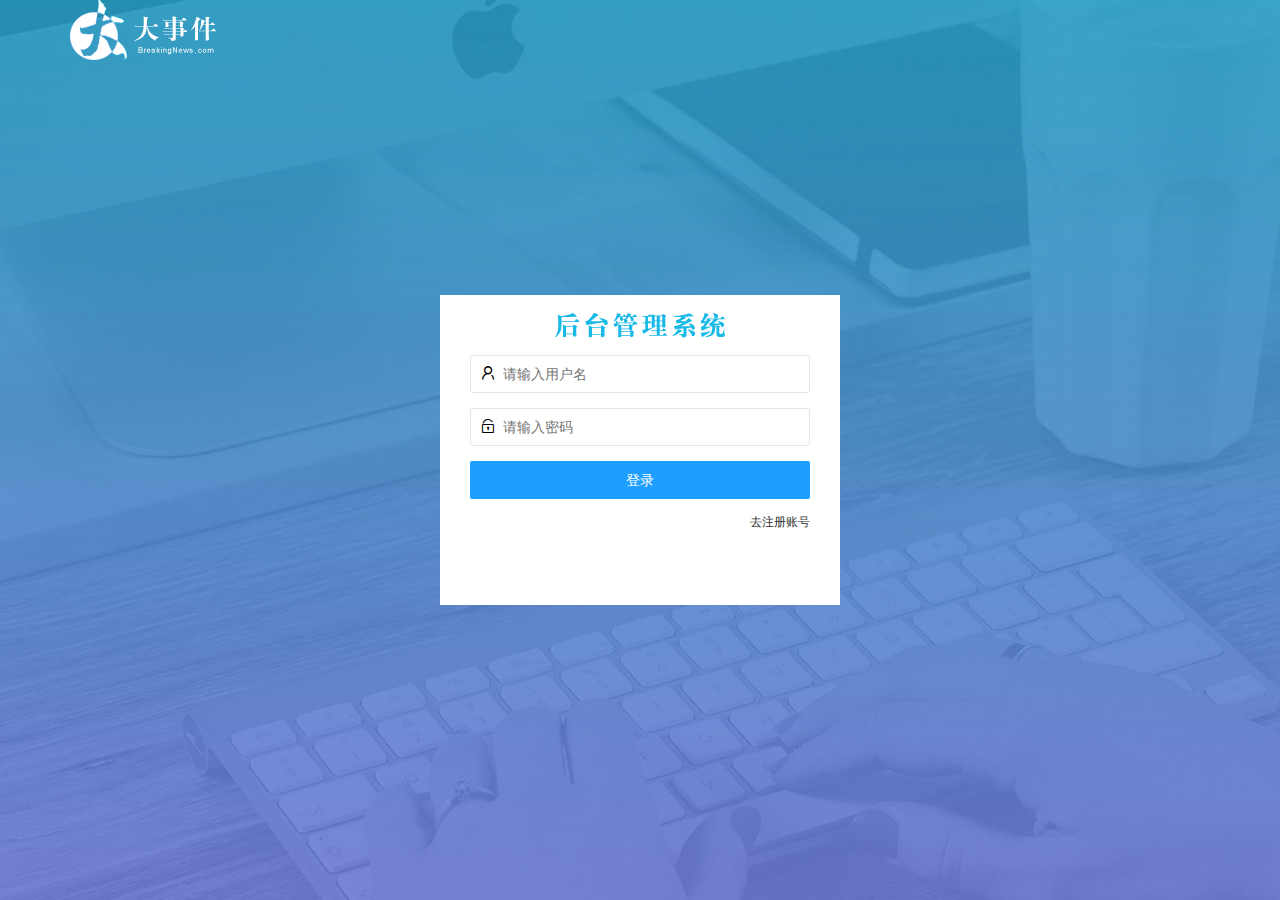
<file: login.html>
<!DOCTYPE html>
<html lang="en">

<head>
    <meta charset="UTF-8" />
    <meta http-equiv="X-UA-Compatible" content="IE=edge" />
    <meta name="viewport" content="width=device-width, initial-scale=1.0" />
    <title>大事件-登录</title>
    <!-- 导入 LayUI 样式 -->
    <link rel="stylesheet" href="/assets/lib/layui/css/layui.css" />
    <!-- 导入自定义样式 -->
    <link rel="stylesheet" href="/assets/css/login.css" />
</head>

<body>
    <!-- 头部 logo 区域 -->
    <div class="layui-main">
        <img src="/assets/images/logo.png" alt="" />
    </div>

    <!-- 登录注册区域 -->
    <div class="loginAndRegBox">
        <div class="title-box"></div>
        <!-- 登录 -->
        <div class="login-box">
            <form class="layui-form" id="form_login">

                <!-- 用户名 -->
                <div class="layui-form-item">
                    <i class="layui-icon layui-icon-username"></i>
                    <input type="text" name="username" required lay-verify="required" placeholder="请输入用户名"
                        autocomplete="off" class="layui-input" />
                </div>

                <!-- 密码 -->
                <div class="layui-form-item">
                    <i class="layui-icon layui-icon-password"></i>
                    <input type="password" name="password" required lay-verify="required" placeholder="请输入密码"
                        autocomplete="off" class="layui-input" />
                </div>

                <!-- 登录按钮 -->
                <div class="layui-form-item">
                    <!-- 注意：表单提交按钮和普通按钮的区别，就是 lay-submit 属性 -->
                    <button class="layui-btn layui-btn-normal layui-btn-fluid" lay-submit>
                        登录
                    </button>
                </div>
                <div class="login-box">
                    <a href="javascript:;" id="link_reg">去注册账号</a>
                </div>
            </form>
        </div>
        <!-- 注册 -->
        <div class="reg-box">
            <form class="layui-form" id="form_reg">
                <!-- 用户名 -->
                <div class="layui-form-item">
                    <i class="layui-icon layui-icon-username"></i>
                    <input type="text" name="username" required lay-verify="required" placeholder="请输入用户名"
                        autocomplete="off" class="layui-input" />
                </div>

                <!-- 密码 -->
                <div class="layui-form-item">
                    <i class="layui-icon layui-icon-password"></i>
                    <input type="password" name="password" required lay-verify="required|pwd" placeholder="请输入密码"
                        autocomplete="off" class="layui-input" />
                </div>

                <!-- 确认密码 -->
                <div class="layui-form-item">
                    <i class="layui-icon layui-icon-password"></i>
                    <input type="password" name="repassword" required lay-verify="required|repwd" placeholder="再次确认密码"
                        autocomplete="off" class="layui-input" />
                </div>

                <!-- 注册按钮 -->
                <div class="layui-form-item">
                    <!-- 注意：表单提交按钮和普通按钮的区别，就是 lay-submit 属性 -->
                    <button class="layui-btn layui-btn-normal layui-btn-fluid" lay-submit>
                        注册
                    </button>
                </div>
                <div class="layui-form-item link">
                    <a href="javascript:;" id="link_login">去登录</a>
                </div>
            </form>
        </div>
    </div>
     <!--* 引入layui的js -->
     <script src="/assets/lib/layui/layui.all.js"></script>
     <!--! 引入jq的js -->
     <script src="/assets/lib/jquery.js"></script>
     <!-- *引入baseUrl的js文件 -->
     <script src="/assets/js/baseAPI.js"></script>
     <!--? 引入自己的js -->
     <script src="/assets/js/login.js"></script>
</body>

</html>
</file>
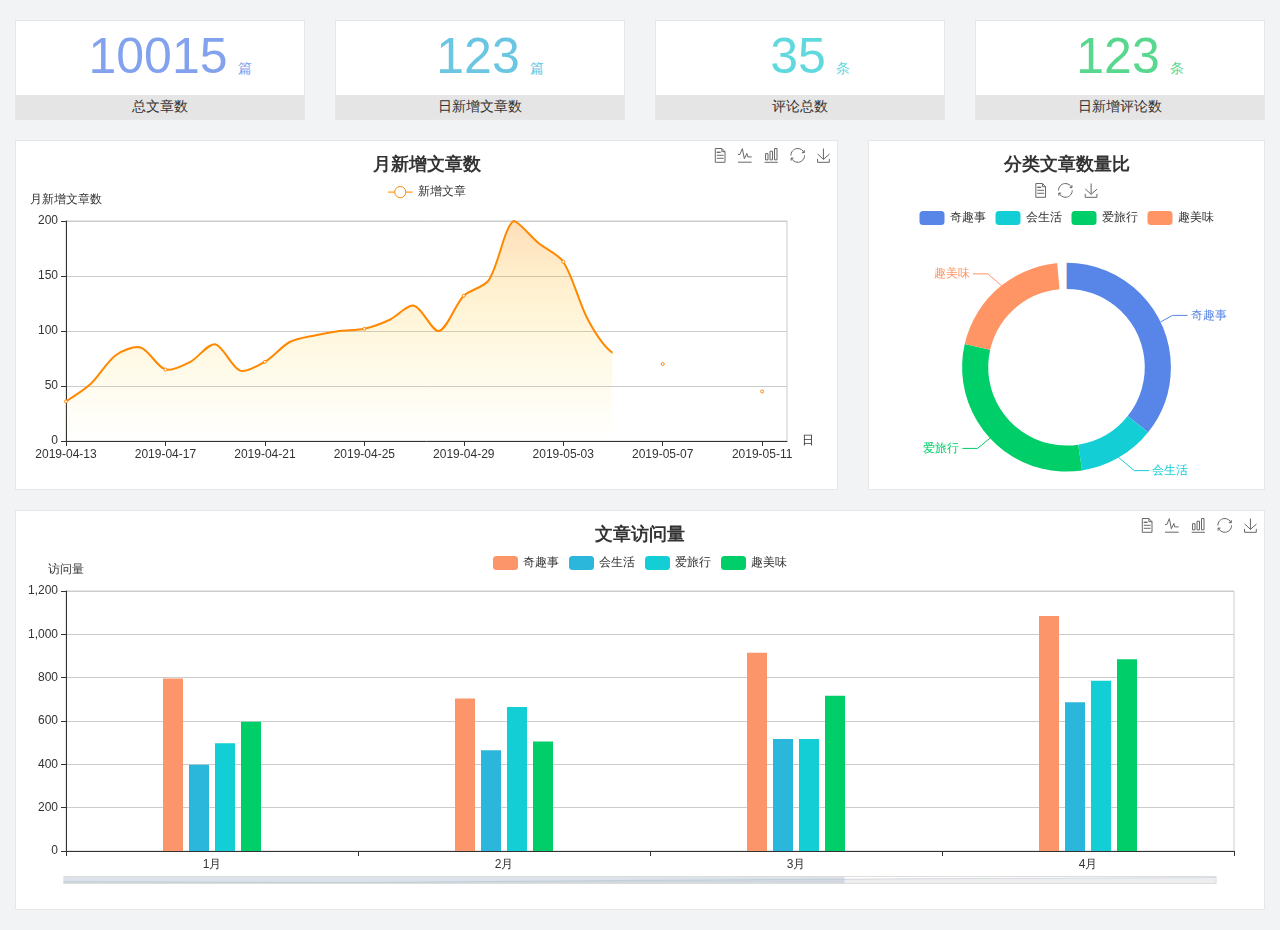
<file: home/dashboard.html>
<!DOCTYPE html>
<html lang="en">

<head>
  <meta charset="UTF-8">
  <meta name="viewport" content="width=device-width, initial-scale=1.0">
  <meta http-equiv="X-UA-Compatible" content="ie=edge">
  <title>图表统计</title>
  <link rel="stylesheet" href="../../assets/lib/bootstrap.css" />
  <link rel="stylesheet" href="../../assets/lib/main.css" />
  <script src="../../assets/lib/jquery.js"></script>
  <script type="text/javascript" src="../../assets/lib/echarts.min.js"></script>
</head>

<body>
  <div class="container-fluid">
    <div class="row spannel_list">
      <div class="col-sm-3 col-xs-6">
        <div class="spannel">
          <em>10015</em><span>篇</span>
          <b>总文章数</b>
        </div>
      </div>
      <div class="col-sm-3 col-xs-6">
        <div class="spannel scolor01">
          <em>123</em><span>篇</span>
          <b>日新增文章数</b>
        </div>
      </div>
      <div class="col-sm-3 col-xs-6">
        <div class="spannel scolor02">
          <em>35</em><span>条</span>
          <b>评论总数</b>
        </div>
      </div>
      <div class="col-sm-3 col-xs-6">
        <div class="spannel scolor03">
          <em>123</em><span>条</span>
          <b>日新增评论数</b>
        </div>
      </div>
    </div>
  </div>

  <div class="container-fluid">
    <div class="row curve-pie">
      <div class="col-lg-8 col-md-8">
        <div class="gragh_pannel" id="curve_show"></div>
      </div>
      <div class="col-lg-4 col-md-4">
        <div class="gragh_pannel" id="pie_show"></div>
      </div>
    </div>
  </div>

  <div class="container-fluid">
    <div class="column_pannel" id="column_show"></div>
  </div>

  <script>
    var oChart = echarts.init(document.getElementById('curve_show'));
    var aList_all = [
      { 'count': 36, 'date': '2019-04-13' },
      { 'count': 52, 'date': '2019-04-14' },
      { 'count': 78, 'date': '2019-04-15' },
      { 'count': 85, 'date': '2019-04-16' },
      { 'count': 65, 'date': '2019-04-17' },
      { 'count': 72, 'date': '2019-04-18' },
      { 'count': 88, 'date': '2019-04-19' },
      { 'count': 64, 'date': '2019-04-20' },
      { 'count': 72, 'date': '2019-04-21' },
      { 'count': 90, 'date': '2019-04-22' },
      { 'count': 96, 'date': '2019-04-23' },
      { 'count': 100, 'date': '2019-04-24' },
      { 'count': 102, 'date': '2019-04-25' },
      { 'count': 110, 'date': '2019-04-26' },
      { 'count': 123, 'date': '2019-04-27' },
      { 'count': 100, 'date': '2019-04-28' },
      { 'count': 132, 'date': '2019-04-29' },
      { 'count': 146, 'date': '2019-04-30' },
      { 'count': 200, 'date': '2019-05-01' },
      { 'count': 180, 'date': '2019-05-02' },
      { 'count': 163, 'date': '2019-05-03' },
      { 'count': 110, 'date': '2019-05-04' },
      { 'count': 80, 'date': '2019-05-05' },
      { 'count': 82, 'date': '2019-05-06' },
      { 'count': 70, 'date': '2019-05-07' },
      { 'count': 65, 'date': '2019-05-08' },
      { 'count': 54, 'date': '2019-05-09' },
      { 'count': 40, 'date': '2019-05-10' },
      { 'count': 45, 'date': '2019-05-11' },
      { 'count': 38, 'date': '2019-05-12' },
    ];

    let aCount = [];
    let aDate = [];

    for (var i = 0; i < aList_all.length; i++) {
      aCount.push(aList_all[i].count);
      aDate.push(aList_all[i].date);
    }

    var chartopt = {
      title: {
        text: '月新增文章数',
        left: 'center',
        top: '10'
      },
      tooltip: {
        trigger: 'axis'
      },
      legend: {
        data: ['新增文章'],
        top: '40'
      },
      toolbox: {
        show: true,
        feature: {
          mark: { show: true },
          dataView: { show: true, readOnly: false },
          magicType: { show: true, type: ['line', 'bar'] },
          restore: { show: true },
          saveAsImage: { show: true }
        }
      },
      calculable: true,
      xAxis: [
        {
          name: '日',
          type: 'category',
          boundaryGap: false,
          data: aDate
        }
      ],
      yAxis: [
        {
          name: '月新增文章数',
          type: 'value'
        }
      ],
      series: [
        {
          name: '新增文章',
          type: 'line',
          smooth: true,
          itemStyle: { normal: { areaStyle: { type: 'default' }, color: '#f80' }, lineStyle: { color: '#f80' } },
          data: aCount
        }],
      areaStyle: {
        normal: {
          color: new echarts.graphic.LinearGradient(0, 0, 0, 1, [{
            offset: 0,
            color: 'rgba(255,136,0,0.39)'
          }, {
            offset: .34,
            color: 'rgba(255,180,0,0.25)'
          }, {
            offset: 1,
            color: 'rgba(255,222,0,0.00)'
          }])

        }
      },
      grid: {
        show: true,
        x: 50,
        x2: 50,
        y: 80,
        height: 220
      }
    };

    oChart.setOption(chartopt);


    var oPie = echarts.init(document.getElementById('pie_show'));
    var oPieopt =
    {
      title: {
        top: 10,
        text: '分类文章数量比',
        x: 'center'
      },
      tooltip: {
        trigger: 'item',
        formatter: "{a} <br/>{b} : {c} ({d}%)"
      },
      color: ['#5885e8', '#13cfd5', '#00ce68', '#ff9565'],
      legend: {
        x: 'center',
        top: 65,
        data: ['奇趣事', '会生活', '爱旅行', '趣美味']
      },
      toolbox: {
        show: true,
        x: 'center',
        top: 35,
        feature: {
          mark: { show: true },
          dataView: { show: true, readOnly: false },
          magicType: {
            show: true,
            type: ['pie', 'funnel'],
            option: {
              funnel: {
                x: '25%',
                width: '50%',
                funnelAlign: 'left',
                max: 1548
              }
            }
          },
          restore: { show: true },
          saveAsImage: { show: true }
        }
      },
      calculable: true,
      series: [
        {
          name: '访问来源',
          type: 'pie',
          radius: ['45%', '60%'],
          center: ['50%', '65%'],
          data: [
            { value: 300, name: '奇趣事' },
            { value: 100, name: '会生活' },
            { value: 260, name: '爱旅行' },
            { value: 180, name: '趣美味' }
          ]
        }
      ]
    };
    oPie.setOption(oPieopt);



    var oColumn = this.echarts.init(document.getElementById('column_show'));
    var oColumnopt =
    {
      title: {
        text: '文章访问量',
        left: 'center',
        top: '10'
      },
      tooltip: {
        trigger: 'axis'
      },
      legend: {
        data: ['奇趣事', '会生活', '爱旅行', '趣美味'],
        top: '40'
      },
      toolbox: {
        show: true,
        feature: {
          mark: { show: true },
          dataView: { show: true, readOnly: false },
          magicType: { show: true, type: ['line', 'bar'] },
          restore: { show: true },
          saveAsImage: { show: true }
        }
      },
      calculable: true,
      xAxis: [
        {
          type: 'category',
          data: ['1月', '2月', '3月', '4月', '5月']
        }
      ],
      yAxis: [
        {
          name: '访问量',
          type: 'value'
        }
      ],
      series: [
        {
          name: '奇趣事',
          type: 'bar',
          barWidth: 20,
          itemStyle: {
            normal: { areaStyle: { type: 'default' }, color: '#fd956a' }
          },
          data: [800, 708, 920, 1090, 1200]
        },
        {
          name: '会生活',
          type: 'bar',
          barWidth: 20,
          itemStyle: {
            normal: { areaStyle: { type: 'default' }, color: '#2bb6db' }
          },
          data: [400, 468, 520, 690, 800]
        },
        {
          name: '爱旅行',
          type: 'bar',
          barWidth: 20,
          itemStyle: {
            normal: { areaStyle: { type: 'default' }, color: '#13cfd5' }
          },
          data: [500, 668, 520, 790, 900]
        },
        {
          name: '趣美味',
          type: 'bar',
          barWidth: 20,
          itemStyle: {
            normal: { areaStyle: { type: 'default' }, color: '#00ce68' }
          },
          data: [600, 508, 720, 890, 1000]
        }
      ],
      grid: {
        show: true,
        x: 50,
        x2: 30,
        y: 80,
        height: 260
      },
      dataZoom: [//给x轴设置滚动条
        {
          start: 0,//默认为0
          end: 100 - 1000 / 31,//默认为100
          type: 'slider',
          show: true,
          xAxisIndex: [0],
          handleSize: 0,//滑动条的 左右2个滑动条的大小
          height: 8,//组件高度
          left: 45, //左边的距离
          right: 50,//右边的距离
          bottom: 26,//右边的距离
          handleColor: '#ddd',//h滑动图标的颜色
          handleStyle: {
            borderColor: "#cacaca",
            borderWidth: "1",
            shadowBlur: 2,
            background: "#ddd",
            shadowColor: "#ddd",
          }
        }]
    };
    oColumn.setOption(oColumnopt);
  </script>
</body>

</html>
</file>
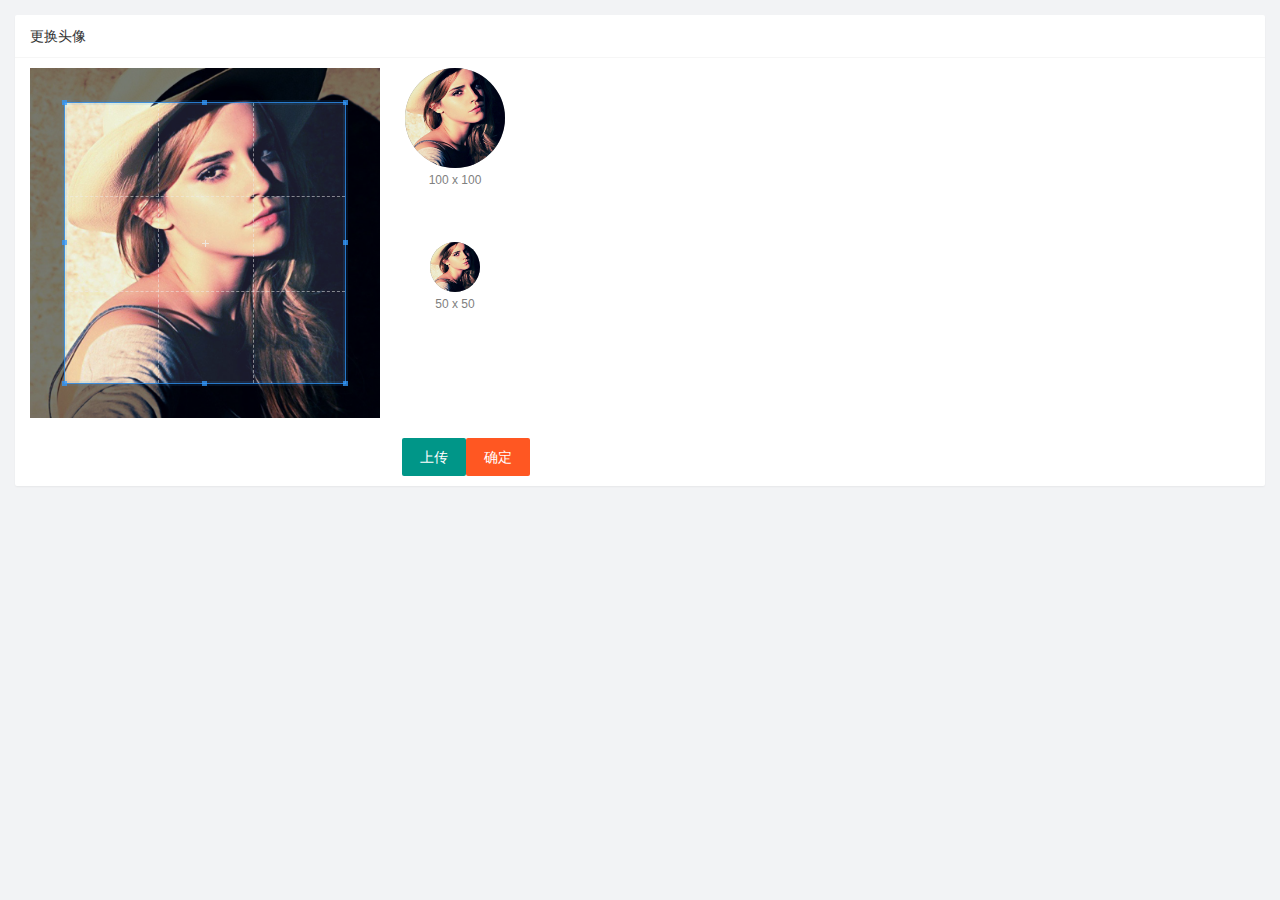
<file: user/user_avatar.html>
<!DOCTYPE html>
<html lang="en">

<head>
    <meta charset="UTF-8" />
    <meta http-equiv="X-UA-Compatible" content="IE=edge" />
    <meta name="viewport" content="width=device-width, initial-scale=1.0" />
    <title>Document</title>
    <link rel="stylesheet" href="/assets/lib/layui/css/layui.css" />
    <link rel="stylesheet" href="/assets/lib/cropper/cropper.css" />
    <link rel="stylesheet" href="/assets/css/user/user_avatar.css" />
</head>

<body>
    <div class="layui-card">
        <div class="layui-card-header">更换头像</div>
        <div class="layui-card-body">
            <!-- 第一行的图片裁剪和预览区域 -->
            <div class="row1">
                <!-- 图片裁剪区域 -->
                <div class="cropper-box">
                    <!-- 这个 img 标签很重要，将来会把它初始化为裁剪区域 -->
                    <img id="image" src="/assets/images/sample.jpg" />
                </div>
                <!-- 图片的预览区域 -->
                <div class="preview-box">
                    <div>
                        <!-- 宽高为 100px 的预览区域 -->
                        <div class="img-preview w100"></div>
                        <p class="size">100 x 100</p>
                    </div>
                    <div>
                        <!-- 宽高为 50px 的预览区域 -->
                        <div class="img-preview w50"></div>
                        <p class="size">50 x 50</p>
                    </div>
                </div>
            </div>
            <!-- 第二行的按钮区域 -->
            <div class="row2">
                <button type="button" class="layui-btn" id="btnChooseImage">上传</button>
                <input type="file" id="file" accept="image/png,image/jpeg" />
                <button type="button" class="layui-btn layui-btn-danger" id="btnUpload">确定</button>
            </div>
        </div>
    </div>
    <script src="/assets/lib/jquery.js"></script>
    <script src="/assets/lib/layui/layui.all.js"></script>
    <script src="/assets/lib/cropper/Cropper.js"></script>
    <script src="/assets/lib/cropper/jquery-cropper.js"></script>
    <script src="/assets/js/baseAPI.js"></script>
    <script src="/assets/js/user/useravatar.js"></script>
</body>

</html>
</file>
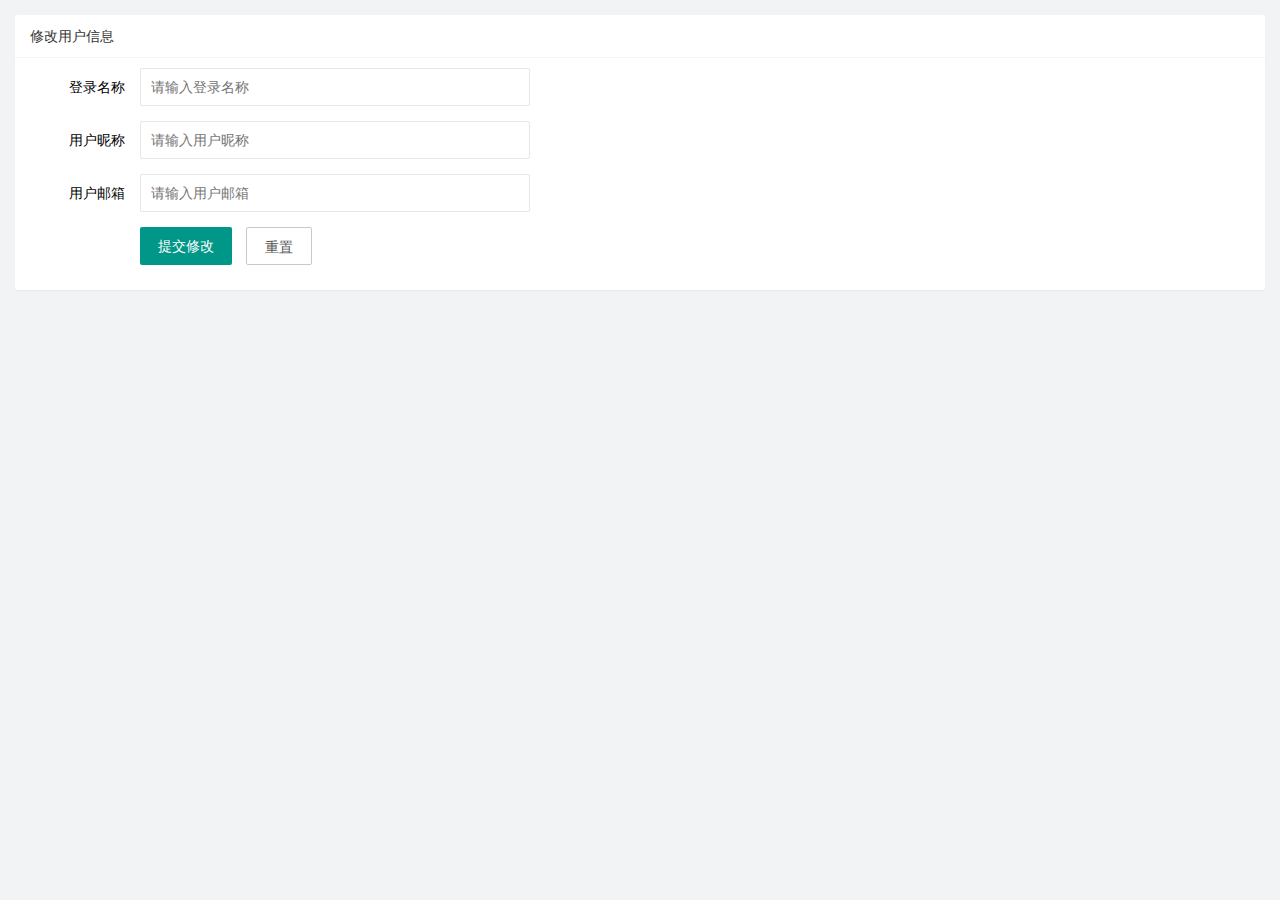
<file: user/user_info.html>
<!DOCTYPE html>
<html lang="en">

<head>
    <meta charset="UTF-8" />
    <meta http-equiv="X-UA-Compatible" content="IE=edge" />
    <meta name="viewport" content="width=device-width, initial-scale=1.0" />
    <title>Document</title>
    <link rel="stylesheet" href="/assets/lib/layui/css/layui.css">
    <link rel="stylesheet" href="/assets/css/user/user_info.css" />
</head>

<body>
    <div class="layui-card">
        <div class="layui-card-header">修改用户信息</div>
        <div class="layui-card-body">
            <!-- form 表单 -->
            <!-- 利用 form.val() 进行快速赋值，赋值之前我们需要给 form 表单添加 一个 lay-filter 的属性 -->
            <form class="layui-form" action="" lay-filter="formUserInfo">
                <!-- 隐藏域 -->
                <input type="hidden" name="id">
                <!-- 省略其他代码 -->
                <div class="layui-form-item">
                    <label class="layui-form-label">登录名称</label>
                    <div class="layui-input-block">
                        <input type="text" name="username" required readonly lay-verify="required" placeholder="请输入登录名称"
                            autocomplete="off" class="layui-input" />
                    </div>
                </div>
                <div class="layui-form-item">
                    <label class="layui-form-label">用户昵称</label>
                    <div class="layui-input-block">
                        <input type="text" name="nickname" required lay-verify="required|nickname" placeholder="请输入用户昵称"
                            autocomplete="off" class="layui-input" />
                    </div>
                </div>
                <div class="layui-form-item">
                    <label class="layui-form-label">用户邮箱</label>
                    <div class="layui-input-block">
                        <input type="text" name="email" required lay-verify="required|email" placeholder="请输入用户邮箱"
                            autocomplete="off" class="layui-input" />
                    </div>
                </div>
                <div class="layui-form-item">
                    <div class="layui-input-block">
                        <button class="layui-btn" lay-submit lay-filter="formDemo">提交修改</button>
                        <button type="reset" class="layui-btn layui-btn-primary" id="btnReset">重置</button>
                    </div>
                </div>
            </form>
        </div>
    </div>
    <script src="/assets/lib/layui/layui.all.js"></script>
    <script src="/assets/lib/jquery.js"></script>
    <script src="/assets/js/baseAPI.js"></script>
    <script src="/assets/js/user/userinfo.js"></script>
</body>

</html>
</file>
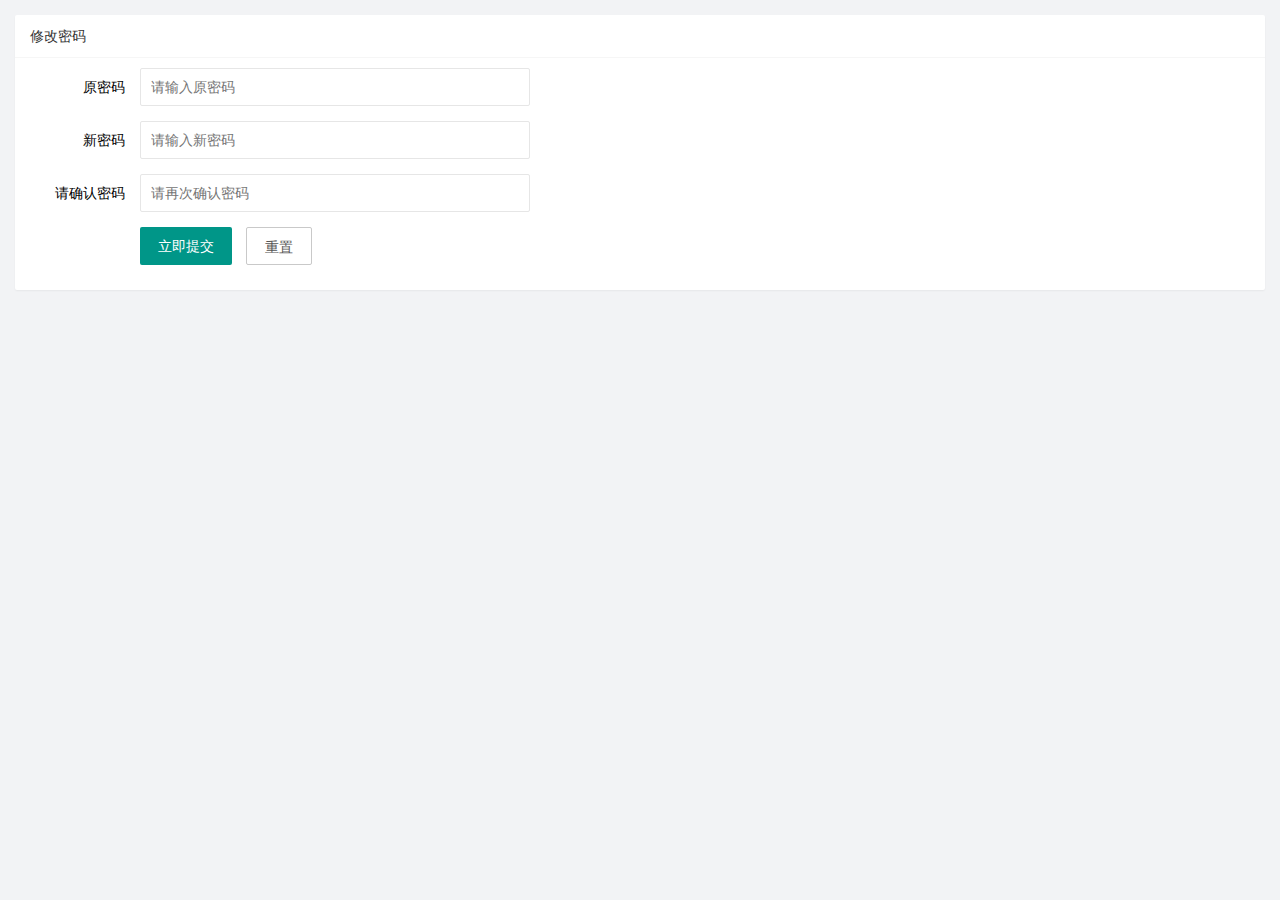
<file: user/user_pwd.html>
<!DOCTYPE html>
<html lang="en">
  <head>
    <meta charset="UTF-8" />
    <meta http-equiv="X-UA-Compatible" content="IE=edge" />
    <meta name="viewport" content="width=device-width, initial-scale=1.0" />
    <title>Document</title>
    <link rel="stylesheet" href="/assets/lib/layui/css/layui.css" />
    <link rel="stylesheet" href="/assets/css/user/user_pwd.css" />
  </head>
  <body>
    <div class="layui-card">
      <div class="layui-card-header">修改密码</div>
      <div class="layui-card-body">
        <form class="layui-form" action="">
          <div class="layui-form-item">
            <label class="layui-form-label">原密码</label>
            <div class="layui-input-block">
              <input
                type="password"
                name="oldPwd"
                required
                lay-verify="required"
                placeholder="请输入原密码"
                autocomplete="off"
                class="layui-input oldpwd"
              />
            </div>
          </div>
          <div class="layui-form-item">
            <label class="layui-form-label">新密码</label>
            <div class="layui-input-block">
              <input
                type="password"
                name="newPwd"
                required
                lay-verify="required|dtpwd"
                placeholder="请输入新密码"
                autocomplete="off"
                class="layui-input"
              />
            </div>
          </div>
          <div class="layui-form-item">
            <label class="layui-form-label">请确认密码</label>
            <div class="layui-input-block">
              <input
                type="password"
                name="rePwd"
                required
                lay-verify="required|repwd"
                placeholder="请再次确认密码"
                autocomplete="off"
                class="layui-input"
              />
            </div>
          </div>
          <div class="layui-form-item">
            <div class="layui-input-block">
              <button class="layui-btn" lay-submit lay-filter="formDemo">
                立即提交
              </button>
              <button type="reset" class="layui-btn layui-btn-primary">
                重置
              </button>
            </div>
          </div>
        </form>
      </div>
    </div>
    <!-- 导入 layui 的 js -->
<script src="/assets/lib/layui/layui.all.js"></script>
<!-- 导入 jQuery -->
<script src="/assets/lib/jquery.js"></script>
<!-- 导入 baseAPI -->
<script src="/assets/js/baseAPI.js"></script>
<!-- 导入自己的 js -->
<script src="/assets/js/user/user_pwd.js"></script>
  </body>
</html>
</file>
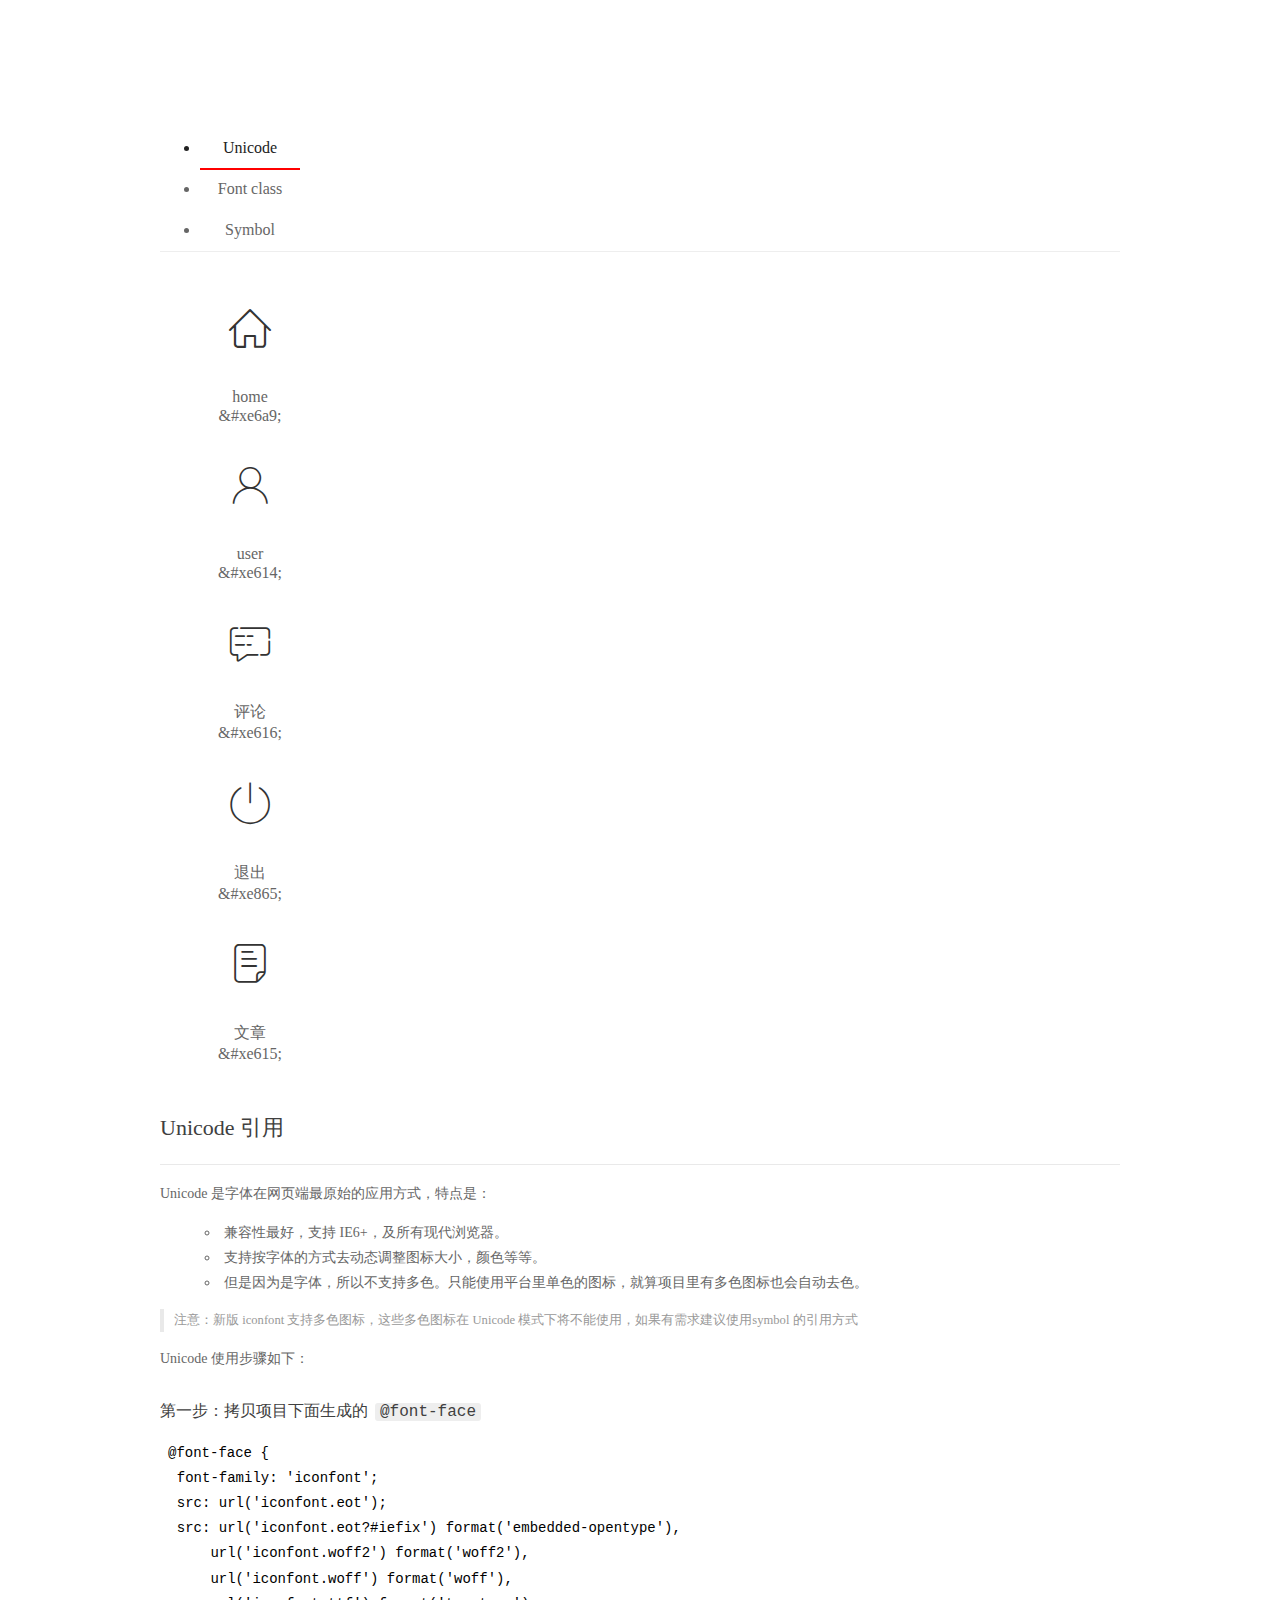
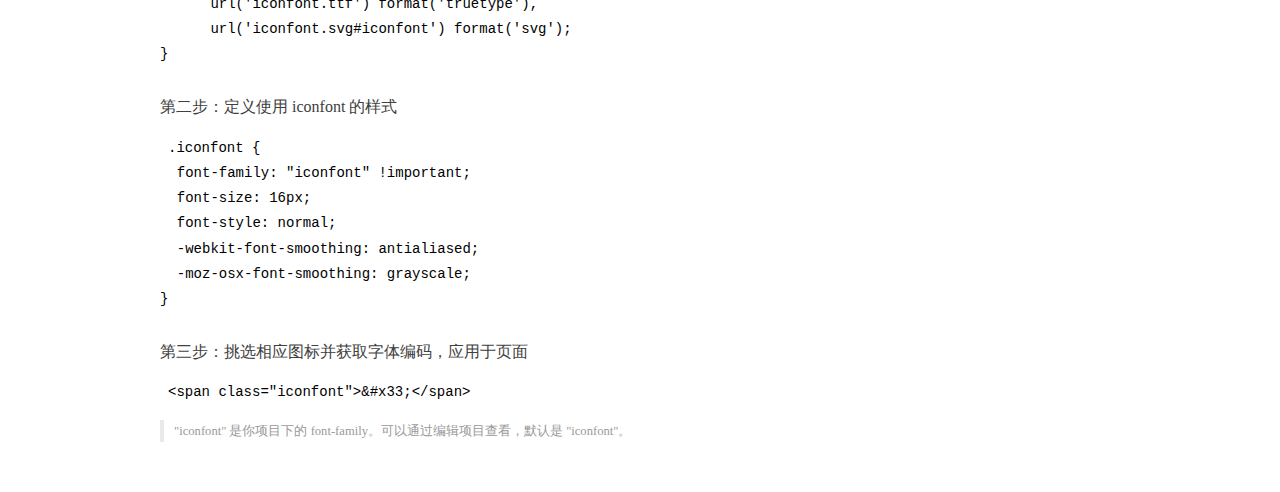
<file: assets/fonts/demo_index.html>
<!DOCTYPE html>
<html>
<head>
  <meta charset="utf-8"/>
  <title>IconFont Demo</title>
  <link rel="shortcut icon" href="https://gtms04.alicdn.com/tps/i4/TB1_oz6GVXXXXaFXpXXJDFnIXXX-64-64.ico" type="image/x-icon"/>
  <link rel="stylesheet" href="https://g.alicdn.com/thx/cube/1.3.2/cube.min.css">
  <link rel="stylesheet" href="demo.css">
  <link rel="stylesheet" href="iconfont.css">
  <script src="iconfont.js"></script>
  <!-- jQuery -->
  <script src="https://a1.alicdn.com/oss/uploads/2018/12/26/7bfddb60-08e8-11e9-9b04-53e73bb6408b.js"></script>
  <!-- 代码高亮 -->
  <script src="https://a1.alicdn.com/oss/uploads/2018/12/26/a3f714d0-08e6-11e9-8a15-ebf944d7534c.js"></script>
</head>
<body>
  <div class="main">
    <h1 class="logo"><a href="https://www.iconfont.cn/" title="iconfont 首页" target="_blank">&#xe86b;</a></h1>
    <div class="nav-tabs">
      <ul id="tabs" class="dib-box">
        <li class="dib active"><span>Unicode</span></li>
        <li class="dib"><span>Font class</span></li>
        <li class="dib"><span>Symbol</span></li>
      </ul>
      
    </div>
    <div class="tab-container">
      <div class="content unicode" style="display: block;">
          <ul class="icon_lists dib-box">
          
            <li class="dib">
              <span class="icon iconfont">&#xe6a9;</span>
                <div class="name">home</div>
                <div class="code-name">&amp;#xe6a9;</div>
              </li>
          
            <li class="dib">
              <span class="icon iconfont">&#xe614;</span>
                <div class="name">user</div>
                <div class="code-name">&amp;#xe614;</div>
              </li>
          
            <li class="dib">
              <span class="icon iconfont">&#xe616;</span>
                <div class="name">评论</div>
                <div class="code-name">&amp;#xe616;</div>
              </li>
          
            <li class="dib">
              <span class="icon iconfont">&#xe865;</span>
                <div class="name">退出</div>
                <div class="code-name">&amp;#xe865;</div>
              </li>
          
            <li class="dib">
              <span class="icon iconfont">&#xe615;</span>
                <div class="name">文章</div>
                <div class="code-name">&amp;#xe615;</div>
              </li>
          
          </ul>
          <div class="article markdown">
          <h2 id="unicode-">Unicode 引用</h2>
          <hr>

          <p>Unicode 是字体在网页端最原始的应用方式，特点是：</p>
          <ul>
            <li>兼容性最好，支持 IE6+，及所有现代浏览器。</li>
            <li>支持按字体的方式去动态调整图标大小，颜色等等。</li>
            <li>但是因为是字体，所以不支持多色。只能使用平台里单色的图标，就算项目里有多色图标也会自动去色。</li>
          </ul>
          <blockquote>
            <p>注意：新版 iconfont 支持多色图标，这些多色图标在 Unicode 模式下将不能使用，如果有需求建议使用symbol 的引用方式</p>
          </blockquote>
          <p>Unicode 使用步骤如下：</p>
          <h3 id="-font-face">第一步：拷贝项目下面生成的 <code>@font-face</code></h3>
<pre><code class="language-css"
>@font-face {
  font-family: 'iconfont';
  src: url('iconfont.eot');
  src: url('iconfont.eot?#iefix') format('embedded-opentype'),
      url('iconfont.woff2') format('woff2'),
      url('iconfont.woff') format('woff'),
      url('iconfont.ttf') format('truetype'),
      url('iconfont.svg#iconfont') format('svg');
}
</code></pre>
          <h3 id="-iconfont-">第二步：定义使用 iconfont 的样式</h3>
<pre><code class="language-css"
>.iconfont {
  font-family: "iconfont" !important;
  font-size: 16px;
  font-style: normal;
  -webkit-font-smoothing: antialiased;
  -moz-osx-font-smoothing: grayscale;
}
</code></pre>
          <h3 id="-">第三步：挑选相应图标并获取字体编码，应用于页面</h3>
<pre>
<code class="language-html"
>&lt;span class="iconfont"&gt;&amp;#x33;&lt;/span&gt;
</code></pre>
          <blockquote>
            <p>"iconfont" 是你项目下的 font-family。可以通过编辑项目查看，默认是 "iconfont"。</p>
          </blockquote>
          </div>
      </div>
      <div class="content font-class">
        <ul class="icon_lists dib-box">
          
          <li class="dib">
            <span class="icon iconfont icon-home"></span>
            <div class="name">
              home
            </div>
            <div class="code-name">.icon-home
            </div>
          </li>
          
          <li class="dib">
            <span class="icon iconfont icon-user"></span>
            <div class="name">
              user
            </div>
            <div class="code-name">.icon-user
            </div>
          </li>
          
          <li class="dib">
            <span class="icon iconfont icon-pinglun"></span>
            <div class="name">
              评论
            </div>
            <div class="code-name">.icon-pinglun
            </div>
          </li>
          
          <li class="dib">
            <span class="icon iconfont icon-tuichu"></span>
            <div class="name">
              退出
            </div>
            <div class="code-name">.icon-tuichu
            </div>
          </li>
          
          <li class="dib">
            <span class="icon iconfont icon-16"></span>
            <div class="name">
              文章
            </div>
            <div class="code-name">.icon-16
            </div>
          </li>
          
        </ul>
        <div class="article markdown">
        <h2 id="font-class-">font-class 引用</h2>
        <hr>

        <p>font-class 是 Unicode 使用方式的一种变种，主要是解决 Unicode 书写不直观，语意不明确的问题。</p>
        <p>与 Unicode 使用方式相比，具有如下特点：</p>
        <ul>
          <li>兼容性良好，支持 IE8+，及所有现代浏览器。</li>
          <li>相比于 Unicode 语意明确，书写更直观。可以很容易分辨这个 icon 是什么。</li>
          <li>因为使用 class 来定义图标，所以当要替换图标时，只需要修改 class 里面的 Unicode 引用。</li>
          <li>不过因为本质上还是使用的字体，所以多色图标还是不支持的。</li>
        </ul>
        <p>使用步骤如下：</p>
        <h3 id="-fontclass-">第一步：引入项目下面生成的 fontclass 代码：</h3>
<pre><code class="language-html">&lt;link rel="stylesheet" href="./iconfont.css"&gt;
</code></pre>
        <h3 id="-">第二步：挑选相应图标并获取类名，应用于页面：</h3>
<pre><code class="language-html">&lt;span class="iconfont icon-xxx"&gt;&lt;/span&gt;
</code></pre>
        <blockquote>
          <p>"
            iconfont" 是你项目下的 font-family。可以通过编辑项目查看，默认是 "iconfont"。</p>
        </blockquote>
      </div>
      </div>
      <div class="content symbol">
          <ul class="icon_lists dib-box">
          
            <li class="dib">
                <svg class="icon svg-icon" aria-hidden="true">
                  <use xlink:href="#icon-home"></use>
                </svg>
                <div class="name">home</div>
                <div class="code-name">#icon-home</div>
            </li>
          
            <li class="dib">
                <svg class="icon svg-icon" aria-hidden="true">
                  <use xlink:href="#icon-user"></use>
                </svg>
                <div class="name">user</div>
                <div class="code-name">#icon-user</div>
            </li>
          
            <li class="dib">
                <svg class="icon svg-icon" aria-hidden="true">
                  <use xlink:href="#icon-pinglun"></use>
                </svg>
                <div class="name">评论</div>
                <div class="code-name">#icon-pinglun</div>
            </li>
          
            <li class="dib">
                <svg class="icon svg-icon" aria-hidden="true">
                  <use xlink:href="#icon-tuichu"></use>
                </svg>
                <div class="name">退出</div>
                <div class="code-name">#icon-tuichu</div>
            </li>
          
            <li class="dib">
                <svg class="icon svg-icon" aria-hidden="true">
                  <use xlink:href="#icon-16"></use>
                </svg>
                <div class="name">文章</div>
                <div class="code-name">#icon-16</div>
            </li>
          
          </ul>
          <div class="article markdown">
          <h2 id="symbol-">Symbol 引用</h2>
          <hr>

          <p>这是一种全新的使用方式，应该说这才是未来的主流，也是平台目前推荐的用法。相关介绍可以参考这篇<a href="">文章</a>
            这种用法其实是做了一个 SVG 的集合，与另外两种相比具有如下特点：</p>
          <ul>
            <li>支持多色图标了，不再受单色限制。</li>
            <li>通过一些技巧，支持像字体那样，通过 <code>font-size</code>, <code>color</code> 来调整样式。</li>
            <li>兼容性较差，支持 IE9+，及现代浏览器。</li>
            <li>浏览器渲染 SVG 的性能一般，还不如 png。</li>
          </ul>
          <p>使用步骤如下：</p>
          <h3 id="-symbol-">第一步：引入项目下面生成的 symbol 代码：</h3>
<pre><code class="language-html">&lt;script src="./iconfont.js"&gt;&lt;/script&gt;
</code></pre>
          <h3 id="-css-">第二步：加入通用 CSS 代码（引入一次就行）：</h3>
<pre><code class="language-html">&lt;style&gt;
.icon {
  width: 1em;
  height: 1em;
  vertical-align: -0.15em;
  fill: currentColor;
  overflow: hidden;
}
&lt;/style&gt;
</code></pre>
          <h3 id="-">第三步：挑选相应图标并获取类名，应用于页面：</h3>
<pre><code class="language-html">&lt;svg class="icon" aria-hidden="true"&gt;
  &lt;use xlink:href="#icon-xxx"&gt;&lt;/use&gt;
&lt;/svg&gt;
</code></pre>
          </div>
      </div>

    </div>
  </div>
  <script>
  $(document).ready(function () {
      $('.tab-container .content:first').show()

      $('#tabs li').click(function (e) {
        var tabContent = $('.tab-container .content')
        var index = $(this).index()

        if ($(this).hasClass('active')) {
          return
        } else {
          $('#tabs li').removeClass('active')
          $(this).addClass('active')

          tabContent.hide().eq(index).fadeIn()
        }
      })
    })
  </script>
</body>
</html>
</file>
<file: assets/lib/layui/css/layui.css>
/** layui-v2.5.5 MIT License By https://www.layui.com */
 .layui-inline,img{display:inline-block;vertical-align:middle}h1,h2,h3,h4,h5,h6{font-weight:400}.layui-edge,.layui-header,.layui-inline,.layui-main{position:relative}.layui-body,.layui-edge,.layui-elip{overflow:hidden}.layui-btn,.layui-edge,.layui-inline,img{vertical-align:middle}.layui-btn,.layui-disabled,.layui-icon,.layui-unselect{-moz-user-select:none;-webkit-user-select:none;-ms-user-select:none}.layui-elip,.layui-form-checkbox span,.layui-form-pane .layui-form-label{text-overflow:ellipsis;white-space:nowrap}.layui-breadcrumb,.layui-tree-btnGroup{visibility:hidden}blockquote,body,button,dd,div,dl,dt,form,h1,h2,h3,h4,h5,h6,input,li,ol,p,pre,td,textarea,th,ul{margin:0;padding:0;-webkit-tap-highlight-color:rgba(0,0,0,0)}a:active,a:hover{outline:0}img{border:none}li{list-style:none}table{border-collapse:collapse;border-spacing:0}h4,h5,h6{font-size:100%}button,input,optgroup,option,select,textarea{font-family:inherit;font-size:inherit;font-style:inherit;font-weight:inherit;outline:0}pre{white-space:pre-wrap;white-space:-moz-pre-wrap;white-space:-pre-wrap;white-space:-o-pre-wrap;word-wrap:break-word}body{line-height:24px;font:14px Helvetica Neue,Helvetica,PingFang SC,Tahoma,Arial,sans-serif}hr{height:1px;margin:10px 0;border:0;clear:both}a{color:#333;text-decoration:none}a:hover{color:#777}a cite{font-style:normal;*cursor:pointer}.layui-border-box,.layui-border-box *{box-sizing:border-box}.layui-box,.layui-box *{box-sizing:content-box}.layui-clear{clear:both;*zoom:1}.layui-clear:after{content:'\20';clear:both;*zoom:1;display:block;height:0}.layui-inline{*display:inline;*zoom:1}.layui-edge{display:inline-block;width:0;height:0;border-width:6px;border-style:dashed;border-color:transparent}.layui-edge-top{top:-4px;border-bottom-color:#999;border-bottom-style:solid}.layui-edge-right{border-left-color:#999;border-left-style:solid}.layui-edge-bottom{top:2px;border-top-color:#999;border-top-style:solid}.layui-edge-left{border-right-color:#999;border-right-style:solid}.layui-disabled,.layui-disabled:hover{color:#d2d2d2!important;cursor:not-allowed!important}.layui-circle{border-radius:100%}.layui-show{display:block!important}.layui-hide{display:none!important}@font-face{font-family:layui-icon;src:url(../font/iconfont.eot?v=250);src:url(../font/iconfont.eot?v=250#iefix) format('embedded-opentype'),url(../font/iconfont.woff2?v=250) format('woff2'),url(../font/iconfont.woff?v=250) format('woff'),url(../font/iconfont.ttf?v=250) format('truetype'),url(../font/iconfont.svg?v=250#layui-icon) format('svg')}.layui-icon{font-family:layui-icon!important;font-size:16px;font-style:normal;-webkit-font-smoothing:antialiased;-moz-osx-font-smoothing:grayscale}.layui-icon-reply-fill:before{content:"\e611"}.layui-icon-set-fill:before{content:"\e614"}.layui-icon-menu-fill:before{content:"\e60f"}.layui-icon-search:before{content:"\e615"}.layui-icon-share:before{content:"\e641"}.layui-icon-set-sm:before{content:"\e620"}.layui-icon-engine:before{content:"\e628"}.layui-icon-close:before{content:"\1006"}.layui-icon-close-fill:before{content:"\1007"}.layui-icon-chart-screen:before{content:"\e629"}.layui-icon-star:before{content:"\e600"}.layui-icon-circle-dot:before{content:"\e617"}.layui-icon-chat:before{content:"\e606"}.layui-icon-release:before{content:"\e609"}.layui-icon-list:before{content:"\e60a"}.layui-icon-chart:before{content:"\e62c"}.layui-icon-ok-circle:before{content:"\1005"}.layui-icon-layim-theme:before{content:"\e61b"}.layui-icon-table:before{content:"\e62d"}.layui-icon-right:before{content:"\e602"}.layui-icon-left:before{content:"\e603"}.layui-icon-cart-simple:before{content:"\e698"}.layui-icon-face-cry:before{content:"\e69c"}.layui-icon-face-smile:before{content:"\e6af"}.layui-icon-survey:before{content:"\e6b2"}.layui-icon-tree:before{content:"\e62e"}.layui-icon-upload-circle:before{content:"\e62f"}.layui-icon-add-circle:before{content:"\e61f"}.layui-icon-download-circle:before{content:"\e601"}.layui-icon-templeate-1:before{content:"\e630"}.layui-icon-util:before{content:"\e631"}.layui-icon-face-surprised:before{content:"\e664"}.layui-icon-edit:before{content:"\e642"}.layui-icon-speaker:before{content:"\e645"}.layui-icon-down:before{content:"\e61a"}.layui-icon-file:before{content:"\e621"}.layui-icon-layouts:before{content:"\e632"}.layui-icon-rate-half:before{content:"\e6c9"}.layui-icon-add-circle-fine:before{content:"\e608"}.layui-icon-prev-circle:before{content:"\e633"}.layui-icon-read:before{content:"\e705"}.layui-icon-404:before{content:"\e61c"}.layui-icon-carousel:before{content:"\e634"}.layui-icon-help:before{content:"\e607"}.layui-icon-code-circle:before{content:"\e635"}.layui-icon-water:before{content:"\e636"}.layui-icon-username:before{content:"\e66f"}.layui-icon-find-fill:before{content:"\e670"}.layui-icon-about:before{content:"\e60b"}.layui-icon-location:before{content:"\e715"}.layui-icon-up:before{content:"\e619"}.layui-icon-pause:before{content:"\e651"}.layui-icon-date:before{content:"\e637"}.layui-icon-layim-uploadfile:before{content:"\e61d"}.layui-icon-delete:before{content:"\e640"}.layui-icon-play:before{content:"\e652"}.layui-icon-top:before{content:"\e604"}.layui-icon-friends:before{content:"\e612"}.layui-icon-refresh-3:before{content:"\e9aa"}.layui-icon-ok:before{content:"\e605"}.layui-icon-layer:before{content:"\e638"}.layui-icon-face-smile-fine:before{content:"\e60c"}.layui-icon-dollar:before{content:"\e659"}.layui-icon-group:before{content:"\e613"}.layui-icon-layim-download:before{content:"\e61e"}.layui-icon-picture-fine:before{content:"\e60d"}.layui-icon-link:before{content:"\e64c"}.layui-icon-diamond:before{content:"\e735"}.layui-icon-log:before{content:"\e60e"}.layui-icon-rate-solid:before{content:"\e67a"}.layui-icon-fonts-del:before{content:"\e64f"}.layui-icon-unlink:before{content:"\e64d"}.layui-icon-fonts-clear:before{content:"\e639"}.layui-icon-triangle-r:before{content:"\e623"}.layui-icon-circle:before{content:"\e63f"}.layui-icon-radio:before{content:"\e643"}.layui-icon-align-center:before{content:"\e647"}.layui-icon-align-right:before{content:"\e648"}.layui-icon-align-left:before{content:"\e649"}.layui-icon-loading-1:before{content:"\e63e"}.layui-icon-return:before{content:"\e65c"}.layui-icon-fonts-strong:before{content:"\e62b"}.layui-icon-upload:before{content:"\e67c"}.layui-icon-dialogue:before{content:"\e63a"}.layui-icon-video:before{content:"\e6ed"}.layui-icon-headset:before{content:"\e6fc"}.layui-icon-cellphone-fine:before{content:"\e63b"}.layui-icon-add-1:before{content:"\e654"}.layui-icon-face-smile-b:before{content:"\e650"}.layui-icon-fonts-html:before{content:"\e64b"}.layui-icon-form:before{content:"\e63c"}.layui-icon-cart:before{content:"\e657"}.layui-icon-camera-fill:before{content:"\e65d"}.layui-icon-tabs:before{content:"\e62a"}.layui-icon-fonts-code:before{content:"\e64e"}.layui-icon-fire:before{content:"\e756"}.layui-icon-set:before{content:"\e716"}.layui-icon-fonts-u:before{content:"\e646"}.layui-icon-triangle-d:before{content:"\e625"}.layui-icon-tips:before{content:"\e702"}.layui-icon-picture:before{content:"\e64a"}.layui-icon-more-vertical:before{content:"\e671"}.layui-icon-flag:before{content:"\e66c"}.layui-icon-loading:before{content:"\e63d"}.layui-icon-fonts-i:before{content:"\e644"}.layui-icon-refresh-1:before{content:"\e666"}.layui-icon-rmb:before{content:"\e65e"}.layui-icon-home:before{content:"\e68e"}.layui-icon-user:before{content:"\e770"}.layui-icon-notice:before{content:"\e667"}.layui-icon-login-weibo:before{content:"\e675"}.layui-icon-voice:before{content:"\e688"}.layui-icon-upload-drag:before{content:"\e681"}.layui-icon-login-qq:before{content:"\e676"}.layui-icon-snowflake:before{content:"\e6b1"}.layui-icon-file-b:before{content:"\e655"}.layui-icon-template:before{content:"\e663"}.layui-icon-auz:before{content:"\e672"}.layui-icon-console:before{content:"\e665"}.layui-icon-app:before{content:"\e653"}.layui-icon-prev:before{content:"\e65a"}.layui-icon-website:before{content:"\e7ae"}.layui-icon-next:before{content:"\e65b"}.layui-icon-component:before{content:"\e857"}.layui-icon-more:before{content:"\e65f"}.layui-icon-login-wechat:before{content:"\e677"}.layui-icon-shrink-right:before{content:"\e668"}.layui-icon-spread-left:before{content:"\e66b"}.layui-icon-camera:before{content:"\e660"}.layui-icon-note:before{content:"\e66e"}.layui-icon-refresh:before{content:"\e669"}.layui-icon-female:before{content:"\e661"}.layui-icon-male:before{content:"\e662"}.layui-icon-password:before{content:"\e673"}.layui-icon-senior:before{content:"\e674"}.layui-icon-theme:before{content:"\e66a"}.layui-icon-tread:before{content:"\e6c5"}.layui-icon-praise:before{content:"\e6c6"}.layui-icon-star-fill:before{content:"\e658"}.layui-icon-rate:before{content:"\e67b"}.layui-icon-template-1:before{content:"\e656"}.layui-icon-vercode:before{content:"\e679"}.layui-icon-cellphone:before{content:"\e678"}.layui-icon-screen-full:before{content:"\e622"}.layui-icon-screen-restore:before{content:"\e758"}.layui-icon-cols:before{content:"\e610"}.layui-icon-export:before{content:"\e67d"}.layui-icon-print:before{content:"\e66d"}.layui-icon-slider:before{content:"\e714"}.layui-icon-addition:before{content:"\e624"}.layui-icon-subtraction:before{content:"\e67e"}.layui-icon-service:before{content:"\e626"}.layui-icon-transfer:before{content:"\e691"}.layui-main{width:1140px;margin:0 auto}.layui-header{z-index:1000;height:60px}.layui-header a:hover{transition:all .5s;-webkit-transition:all .5s}.layui-side{position:fixed;left:0;top:0;bottom:0;z-index:999;width:200px;overflow-x:hidden}.layui-side-scroll{position:relative;width:220px;height:100%;overflow-x:hidden}.layui-body{position:absolute;left:200px;right:0;top:0;bottom:0;z-index:998;width:auto;overflow-y:auto;box-sizing:border-box}.layui-layout-body{overflow:hidden}.layui-layout-admin .layui-header{background-color:#23262E}.layui-layout-admin .layui-side{top:60px;width:200px;overflow-x:hidden}.layui-layout-admin .layui-body{position:fixed;top:60px;bottom:44px}.layui-layout-admin .layui-main{width:auto;margin:0 15px}.layui-layout-admin .layui-footer{position:fixed;left:200px;right:0;bottom:0;height:44px;line-height:44px;padding:0 15px;background-color:#eee}.layui-layout-admin .layui-logo{position:absolute;left:0;top:0;width:200px;height:100%;line-height:60px;text-align:center;color:#009688;font-size:16px}.layui-layout-admin .layui-header .layui-nav{background:0 0}.layui-layout-left{position:absolute!important;left:200px;top:0}.layui-layout-right{position:absolute!important;right:0;top:0}.layui-container{position:relative;margin:0 auto;padding:0 15px;box-sizing:border-box}.layui-fluid{position:relative;margin:0 auto;padding:0 15px}.layui-row:after,.layui-row:before{content:'';display:block;clear:both}.layui-col-lg1,.layui-col-lg10,.layui-col-lg11,.layui-col-lg12,.layui-col-lg2,.layui-col-lg3,.layui-col-lg4,.layui-col-lg5,.layui-col-lg6,.layui-col-lg7,.layui-col-lg8,.layui-col-lg9,.layui-col-md1,.layui-col-md10,.layui-col-md11,.layui-col-md12,.layui-col-md2,.layui-col-md3,.layui-col-md4,.layui-col-md5,.layui-col-md6,.layui-col-md7,.layui-col-md8,.layui-col-md9,.layui-col-sm1,.layui-col-sm10,.layui-col-sm11,.layui-col-sm12,.layui-col-sm2,.layui-col-sm3,.layui-col-sm4,.layui-col-sm5,.layui-col-sm6,.layui-col-sm7,.layui-col-sm8,.layui-col-sm9,.layui-col-xs1,.layui-col-xs10,.layui-col-xs11,.layui-col-xs12,.layui-col-xs2,.layui-col-xs3,.layui-col-xs4,.layui-col-xs5,.layui-col-xs6,.layui-col-xs7,.layui-col-xs8,.layui-col-xs9{position:relative;display:block;box-sizing:border-box}.layui-col-xs1,.layui-col-xs10,.layui-col-xs11,.layui-col-xs12,.layui-col-xs2,.layui-col-xs3,.layui-col-xs4,.layui-col-xs5,.layui-col-xs6,.layui-col-xs7,.layui-col-xs8,.layui-col-xs9{float:left}.layui-col-xs1{width:8.33333333%}.layui-col-xs2{width:16.66666667%}.layui-col-xs3{width:25%}.layui-col-xs4{width:33.33333333%}.layui-col-xs5{width:41.66666667%}.layui-col-xs6{width:50%}.layui-col-xs7{width:58.33333333%}.layui-col-xs8{width:66.66666667%}.layui-col-xs9{width:75%}.layui-col-xs10{width:83.33333333%}.layui-col-xs11{width:91.66666667%}.layui-col-xs12{width:100%}.layui-col-xs-offset1{margin-left:8.33333333%}.layui-col-xs-offset2{margin-left:16.66666667%}.layui-col-xs-offset3{margin-left:25%}.layui-col-xs-offset4{margin-left:33.33333333%}.layui-col-xs-offset5{margin-left:41.66666667%}.layui-col-xs-offset6{margin-left:50%}.layui-col-xs-offset7{margin-left:58.33333333%}.layui-col-xs-offset8{margin-left:66.66666667%}.layui-col-xs-offset9{margin-left:75%}.layui-col-xs-offset10{margin-left:83.33333333%}.layui-col-xs-offset11{margin-left:91.66666667%}.layui-col-xs-offset12{margin-left:100%}@media screen and (max-width:768px){.layui-hide-xs{display:none!important}.layui-show-xs-block{display:block!important}.layui-show-xs-inline{display:inline!important}.layui-show-xs-inline-block{display:inline-block!important}}@media screen and (min-width:768px){.layui-container{width:750px}.layui-hide-sm{display:none!important}.layui-show-sm-block{display:block!important}.layui-show-sm-inline{display:inline!important}.layui-show-sm-inline-block{display:inline-block!important}.layui-col-sm1,.layui-col-sm10,.layui-col-sm11,.layui-col-sm12,.layui-col-sm2,.layui-col-sm3,.layui-col-sm4,.layui-col-sm5,.layui-col-sm6,.layui-col-sm7,.layui-col-sm8,.layui-col-sm9{float:left}.layui-col-sm1{width:8.33333333%}.layui-col-sm2{width:16.66666667%}.layui-col-sm3{width:25%}.layui-col-sm4{width:33.33333333%}.layui-col-sm5{width:41.66666667%}.layui-col-sm6{width:50%}.layui-col-sm7{width:58.33333333%}.layui-col-sm8{width:66.66666667%}.layui-col-sm9{width:75%}.layui-col-sm10{width:83.33333333%}.layui-col-sm11{width:91.66666667%}.layui-col-sm12{width:100%}.layui-col-sm-offset1{margin-left:8.33333333%}.layui-col-sm-offset2{margin-left:16.66666667%}.layui-col-sm-offset3{margin-left:25%}.layui-col-sm-offset4{margin-left:33.33333333%}.layui-col-sm-offset5{margin-left:41.66666667%}.layui-col-sm-offset6{margin-left:50%}.layui-col-sm-offset7{margin-left:58.33333333%}.layui-col-sm-offset8{margin-left:66.66666667%}.layui-col-sm-offset9{margin-left:75%}.layui-col-sm-offset10{margin-left:83.33333333%}.layui-col-sm-offset11{margin-left:91.66666667%}.layui-col-sm-offset12{margin-left:100%}}@media screen and (min-width:992px){.layui-container{width:970px}.layui-hide-md{display:none!important}.layui-show-md-block{display:block!important}.layui-show-md-inline{display:inline!important}.layui-show-md-inline-block{display:inline-block!important}.layui-col-md1,.layui-col-md10,.layui-col-md11,.layui-col-md12,.layui-col-md2,.layui-col-md3,.layui-col-md4,.layui-col-md5,.layui-col-md6,.layui-col-md7,.layui-col-md8,.layui-col-md9{float:left}.layui-col-md1{width:8.33333333%}.layui-col-md2{width:16.66666667%}.layui-col-md3{width:25%}.layui-col-md4{width:33.33333333%}.layui-col-md5{width:41.66666667%}.layui-col-md6{width:50%}.layui-col-md7{width:58.33333333%}.layui-col-md8{width:66.66666667%}.layui-col-md9{width:75%}.layui-col-md10{width:83.33333333%}.layui-col-md11{width:91.66666667%}.layui-col-md12{width:100%}.layui-col-md-offset1{margin-left:8.33333333%}.layui-col-md-offset2{margin-left:16.66666667%}.layui-col-md-offset3{margin-left:25%}.layui-col-md-offset4{margin-left:33.33333333%}.layui-col-md-offset5{margin-left:41.66666667%}.layui-col-md-offset6{margin-left:50%}.layui-col-md-offset7{margin-left:58.33333333%}.layui-col-md-offset8{margin-left:66.66666667%}.layui-col-md-offset9{margin-left:75%}.layui-col-md-offset10{margin-left:83.33333333%}.layui-col-md-offset11{margin-left:91.66666667%}.layui-col-md-offset12{margin-left:100%}}@media screen and (min-width:1200px){.layui-container{width:1170px}.layui-hide-lg{display:none!important}.layui-show-lg-block{display:block!important}.layui-show-lg-inline{display:inline!important}.layui-show-lg-inline-block{display:inline-block!important}.layui-col-lg1,.layui-col-lg10,.layui-col-lg11,.layui-col-lg12,.layui-col-lg2,.layui-col-lg3,.layui-col-lg4,.layui-col-lg5,.layui-col-lg6,.layui-col-lg7,.layui-col-lg8,.layui-col-lg9{float:left}.layui-col-lg1{width:8.33333333%}.layui-col-lg2{width:16.66666667%}.layui-col-lg3{width:25%}.layui-col-lg4{width:33.33333333%}.layui-col-lg5{width:41.66666667%}.layui-col-lg6{width:50%}.layui-col-lg7{width:58.33333333%}.layui-col-lg8{width:66.66666667%}.layui-col-lg9{width:75%}.layui-col-lg10{width:83.33333333%}.layui-col-lg11{width:91.66666667%}.layui-col-lg12{width:100%}.layui-col-lg-offset1{margin-left:8.33333333%}.layui-col-lg-offset2{margin-left:16.66666667%}.layui-col-lg-offset3{margin-left:25%}.layui-col-lg-offset4{margin-left:33.33333333%}.layui-col-lg-offset5{margin-left:41.66666667%}.layui-col-lg-offset6{margin-left:50%}.layui-col-lg-offset7{margin-left:58.33333333%}.layui-col-lg-offset8{margin-left:66.66666667%}.layui-col-lg-offset9{margin-left:75%}.layui-col-lg-offset10{margin-left:83.33333333%}.layui-col-lg-offset11{margin-left:91.66666667%}.layui-col-lg-offset12{margin-left:100%}}.layui-col-space1{margin:-.5px}.layui-col-space1>*{padding:.5px}.layui-col-space3{margin:-1.5px}.layui-col-space3>*{padding:1.5px}.layui-col-space5{margin:-2.5px}.layui-col-space5>*{padding:2.5px}.layui-col-space8{margin:-3.5px}.layui-col-space8>*{padding:3.5px}.layui-col-space10{margin:-5px}.layui-col-space10>*{padding:5px}.layui-col-space12{margin:-6px}.layui-col-space12>*{padding:6px}.layui-col-space15{margin:-7.5px}.layui-col-space15>*{padding:7.5px}.layui-col-space18{margin:-9px}.layui-col-space18>*{padding:9px}.layui-col-space20{margin:-10px}.layui-col-space20>*{padding:10px}.layui-col-space22{margin:-11px}.layui-col-space22>*{padding:11px}.layui-col-space25{margin:-12.5px}.layui-col-space25>*{padding:12.5px}.layui-col-space30{margin:-15px}.layui-col-space30>*{padding:15px}.layui-btn,.layui-input,.layui-select,.layui-textarea,.layui-upload-button{outline:0;-webkit-appearance:none;transition:all .3s;-webkit-transition:all .3s;box-sizing:border-box}.layui-elem-quote{margin-bottom:10px;padding:15px;line-height:22px;border-left:5px solid #009688;border-radius:0 2px 2px 0;background-color:#f2f2f2}.layui-quote-nm{border-style:solid;border-width:1px 1px 1px 5px;background:0 0}.layui-elem-field{margin-bottom:10px;padding:0;border-width:1px;border-style:solid}.layui-elem-field legend{margin-left:20px;padding:0 10px;font-size:20px;font-weight:300}.layui-field-title{margin:10px 0 20px;border-width:1px 0 0}.layui-field-box{padding:10px 15px}.layui-field-title .layui-field-box{padding:10px 0}.layui-progress{position:relative;height:6px;border-radius:20px;background-color:#e2e2e2}.layui-progress-bar{position:absolute;left:0;top:0;width:0;max-width:100%;height:6px;border-radius:20px;text-align:right;background-color:#5FB878;transition:all .3s;-webkit-transition:all .3s}.layui-progress-big,.layui-progress-big .layui-progress-bar{height:18px;line-height:18px}.layui-progress-text{position:relative;top:-20px;line-height:18px;font-size:12px;color:#666}.layui-progress-big .layui-progress-text{position:static;padding:0 10px;color:#fff}.layui-collapse{border-width:1px;border-style:solid;border-radius:2px}.layui-colla-content,.layui-colla-item{border-top-width:1px;border-top-style:solid}.layui-colla-item:first-child{border-top:none}.layui-colla-title{position:relative;height:42px;line-height:42px;padding:0 15px 0 35px;color:#333;background-color:#f2f2f2;cursor:pointer;font-size:14px;overflow:hidden}.layui-colla-content{display:none;padding:10px 15px;line-height:22px;color:#666}.layui-colla-icon{position:absolute;left:15px;top:0;font-size:14px}.layui-card{margin-bottom:15px;border-radius:2px;background-color:#fff;box-shadow:0 1px 2px 0 rgba(0,0,0,.05)}.layui-card:last-child{margin-bottom:0}.layui-card-header{position:relative;height:42px;line-height:42px;padding:0 15px;border-bottom:1px solid #f6f6f6;color:#333;border-radius:2px 2px 0 0;font-size:14px}.layui-bg-black,.layui-bg-blue,.layui-bg-cyan,.layui-bg-green,.layui-bg-orange,.layui-bg-red{color:#fff!important}.layui-card-body{position:relative;padding:10px 15px;line-height:24px}.layui-card-body[pad15]{padding:15px}.layui-card-body[pad20]{padding:20px}.layui-card-body .layui-table{margin:5px 0}.layui-card .layui-tab{margin:0}.layui-panel-window{position:relative;padding:15px;border-radius:0;border-top:5px solid #E6E6E6;background-color:#fff}.layui-auxiliar-moving{position:fixed;left:0;right:0;top:0;bottom:0;width:100%;height:100%;background:0 0;z-index:9999999999}.layui-form-label,.layui-form-mid,.layui-form-select,.layui-input-block,.layui-input-inline,.layui-textarea{position:relative}.layui-bg-red{background-color:#FF5722!important}.layui-bg-orange{background-color:#FFB800!important}.layui-bg-green{background-color:#009688!important}.layui-bg-cyan{background-color:#2F4056!important}.layui-bg-blue{background-color:#1E9FFF!important}.layui-bg-black{background-color:#393D49!important}.layui-bg-gray{background-color:#eee!important;color:#666!important}.layui-badge-rim,.layui-colla-content,.layui-colla-item,.layui-collapse,.layui-elem-field,.layui-form-pane .layui-form-item[pane],.layui-form-pane .layui-form-label,.layui-input,.layui-layedit,.layui-layedit-tool,.layui-quote-nm,.layui-select,.layui-tab-bar,.layui-tab-card,.layui-tab-title,.layui-tab-title .layui-this:after,.layui-textarea{border-color:#e6e6e6}.layui-timeline-item:before,hr{background-color:#e6e6e6}.layui-text{line-height:22px;font-size:14px;color:#666}.layui-text h1,.layui-text h2,.layui-text h3{font-weight:500;color:#333}.layui-text h1{font-size:30px}.layui-text h2{font-size:24px}.layui-text h3{font-size:18px}.layui-text a:not(.layui-btn){color:#01AAED}.layui-text a:not(.layui-btn):hover{text-decoration:underline}.layui-text ul{padding:5px 0 5px 15px}.layui-text ul li{margin-top:5px;list-style-type:disc}.layui-text em,.layui-word-aux{color:#999!important;padding:0 5px!important}.layui-btn{display:inline-block;height:38px;line-height:38px;padding:0 18px;background-color:#009688;color:#fff;white-space:nowrap;text-align:center;font-size:14px;border:none;border-radius:2px;cursor:pointer}.layui-btn:hover{opacity:.8;filter:alpha(opacity=80);color:#fff}.layui-btn:active{opacity:1;filter:alpha(opacity=100)}.layui-btn+.layui-btn{margin-left:10px}.layui-btn-container{font-size:0}.layui-btn-container .layui-btn{margin-right:10px;margin-bottom:10px}.layui-btn-container .layui-btn+.layui-btn{margin-left:0}.layui-table .layui-btn-container .layui-btn{margin-bottom:9px}.layui-btn-radius{border-radius:100px}.layui-btn .layui-icon{margin-right:3px;font-size:18px;vertical-align:bottom;vertical-align:middle\9}.layui-btn-primary{border:1px solid #C9C9C9;background-color:#fff;color:#555}.layui-btn-primary:hover{border-color:#009688;color:#333}.layui-btn-normal{background-color:#1E9FFF}.layui-btn-warm{background-color:#FFB800}.layui-btn-danger{background-color:#FF5722}.layui-btn-checked{background-color:#5FB878}.layui-btn-disabled,.layui-btn-disabled:active,.layui-btn-disabled:hover{border:1px solid #e6e6e6;background-color:#FBFBFB;color:#C9C9C9;cursor:not-allowed;opacity:1}.layui-btn-lg{height:44px;line-height:44px;padding:0 25px;font-size:16px}.layui-btn-sm{height:30px;line-height:30px;padding:0 10px;font-size:12px}.layui-btn-sm i{font-size:16px!important}.layui-btn-xs{height:22px;line-height:22px;padding:0 5px;font-size:12px}.layui-btn-xs i{font-size:14px!important}.layui-btn-group{display:inline-block;vertical-align:middle;font-size:0}.layui-btn-group .layui-btn{margin-left:0!important;margin-right:0!important;border-left:1px solid rgba(255,255,255,.5);border-radius:0}.layui-btn-group .layui-btn-primary{border-left:none}.layui-btn-group .layui-btn-primary:hover{border-color:#C9C9C9;color:#009688}.layui-btn-group .layui-btn:first-child{border-left:none;border-radius:2px 0 0 2px}.layui-btn-group .layui-btn-primary:first-child{border-left:1px solid #c9c9c9}.layui-btn-group .layui-btn:last-child{border-radius:0 2px 2px 0}.layui-btn-group .layui-btn+.layui-btn{margin-left:0}.layui-btn-group+.layui-btn-group{margin-left:10px}.layui-btn-fluid{width:100%}.layui-input,.layui-select,.layui-textarea{height:38px;line-height:1.3;line-height:38px\9;border-width:1px;border-style:solid;background-color:#fff;border-radius:2px}.layui-input::-webkit-input-placeholder,.layui-select::-webkit-input-placeholder,.layui-textarea::-webkit-input-placeholder{line-height:1.3}.layui-input,.layui-textarea{display:block;width:100%;padding-left:10px}.layui-input:hover,.layui-textarea:hover{border-color:#D2D2D2!important}.layui-input:focus,.layui-textarea:focus{border-color:#C9C9C9!important}.layui-textarea{min-height:100px;height:auto;line-height:20px;padding:6px 10px;resize:vertical}.layui-select{padding:0 10px}.layui-form input[type=checkbox],.layui-form input[type=radio],.layui-form select{display:none}.layui-form [lay-ignore]{display:initial}.layui-form-item{margin-bottom:15px;clear:both;*zoom:1}.layui-form-item:after{content:'\20';clear:both;*zoom:1;display:block;height:0}.layui-form-label{float:left;display:block;padding:9px 15px;width:80px;font-weight:400;line-height:20px;text-align:right}.layui-form-label-col{display:block;float:none;padding:9px 0;line-height:20px;text-align:left}.layui-form-item .layui-inline{margin-bottom:5px;margin-right:10px}.layui-input-block{margin-left:110px;min-height:36px}.layui-input-inline{display:inline-block;vertical-align:middle}.layui-form-item .layui-input-inline{float:left;width:190px;margin-right:10px}.layui-form-text .layui-input-inline{width:auto}.layui-form-mid{float:left;display:block;padding:9px 0!important;line-height:20px;margin-right:10px}.layui-form-danger+.layui-form-select .layui-input,.layui-form-danger:focus{border-color:#FF5722!important}.layui-form-select .layui-input{padding-right:30px;cursor:pointer}.layui-form-select .layui-edge{position:absolute;right:10px;top:50%;margin-top:-3px;cursor:pointer;border-width:6px;border-top-color:#c2c2c2;border-top-style:solid;transition:all .3s;-webkit-transition:all .3s}.layui-form-select dl{display:none;position:absolute;left:0;top:42px;padding:5px 0;z-index:899;min-width:100%;border:1px solid #d2d2d2;max-height:300px;overflow-y:auto;background-color:#fff;border-radius:2px;box-shadow:0 2px 4px rgba(0,0,0,.12);box-sizing:border-box}.layui-form-select dl dd,.layui-form-select dl dt{padding:0 10px;line-height:36px;white-space:nowrap;overflow:hidden;text-overflow:ellipsis}.layui-form-select dl dt{font-size:12px;color:#999}.layui-form-select dl dd{cursor:pointer}.layui-form-select dl dd:hover{background-color:#f2f2f2;-webkit-transition:.5s all;transition:.5s all}.layui-form-select .layui-select-group dd{padding-left:20px}.layui-form-select dl dd.layui-select-tips{padding-left:10px!important;color:#999}.layui-form-select dl dd.layui-this{background-color:#5FB878;color:#fff}.layui-form-checkbox,.layui-form-select dl dd.layui-disabled{background-color:#fff}.layui-form-selected dl{display:block}.layui-form-checkbox,.layui-form-checkbox *,.layui-form-switch{display:inline-block;vertical-align:middle}.layui-form-selected .layui-edge{margin-top:-9px;-webkit-transform:rotate(180deg);transform:rotate(180deg);margin-top:-3px\9}:root .layui-form-selected .layui-edge{margin-top:-9px\0/IE9}.layui-form-selectup dl{top:auto;bottom:42px}.layui-select-none{margin:5px 0;text-align:center;color:#999}.layui-select-disabled .layui-disabled{border-color:#eee!important}.layui-select-disabled .layui-edge{border-top-color:#d2d2d2}.layui-form-checkbox{position:relative;height:30px;line-height:30px;margin-right:10px;padding-right:30px;cursor:pointer;font-size:0;-webkit-transition:.1s linear;transition:.1s linear;box-sizing:border-box}.layui-form-checkbox span{padding:0 10px;height:100%;font-size:14px;border-radius:2px 0 0 2px;background-color:#d2d2d2;color:#fff;overflow:hidden}.layui-form-checkbox:hover span{background-color:#c2c2c2}.layui-form-checkbox i{position:absolute;right:0;top:0;width:30px;height:28px;border:1px solid #d2d2d2;border-left:none;border-radius:0 2px 2px 0;color:#fff;font-size:20px;text-align:center}.layui-form-checkbox:hover i{border-color:#c2c2c2;color:#c2c2c2}.layui-form-checked,.layui-form-checked:hover{border-color:#5FB878}.layui-form-checked span,.layui-form-checked:hover span{background-color:#5FB878}.layui-form-checked i,.layui-form-checked:hover i{color:#5FB878}.layui-form-item .layui-form-checkbox{margin-top:4px}.layui-form-checkbox[lay-skin=primary]{height:auto!important;line-height:normal!important;min-width:18px;min-height:18px;border:none!important;margin-right:0;padding-left:28px;padding-right:0;background:0 0}.layui-form-checkbox[lay-skin=primary] span{padding-left:0;padding-right:15px;line-height:18px;background:0 0;color:#666}.layui-form-checkbox[lay-skin=primary] i{right:auto;left:0;width:16px;height:16px;line-height:16px;border:1px solid #d2d2d2;font-size:12px;border-radius:2px;background-color:#fff;-webkit-transition:.1s linear;transition:.1s linear}.layui-form-checkbox[lay-skin=primary]:hover i{border-color:#5FB878;color:#fff}.layui-form-checked[lay-skin=primary] i{border-color:#5FB878!important;background-color:#5FB878;color:#fff}.layui-checkbox-disbaled[lay-skin=primary] span{background:0 0!important;color:#c2c2c2}.layui-checkbox-disbaled[lay-skin=primary]:hover i{border-color:#d2d2d2}.layui-form-item .layui-form-checkbox[lay-skin=primary]{margin-top:10px}.layui-form-switch{position:relative;height:22px;line-height:22px;min-width:35px;padding:0 5px;margin-top:8px;border:1px solid #d2d2d2;border-radius:20px;cursor:pointer;background-color:#fff;-webkit-transition:.1s linear;transition:.1s linear}.layui-form-switch i{position:absolute;left:5px;top:3px;width:16px;height:16px;border-radius:20px;background-color:#d2d2d2;-webkit-transition:.1s linear;transition:.1s linear}.layui-form-switch em{position:relative;top:0;width:25px;margin-left:21px;padding:0!important;text-align:center!important;color:#999!important;font-style:normal!important;font-size:12px}.layui-form-onswitch{border-color:#5FB878;background-color:#5FB878}.layui-checkbox-disbaled,.layui-checkbox-disbaled i{border-color:#e2e2e2!important}.layui-form-onswitch i{left:100%;margin-left:-21px;background-color:#fff}.layui-form-onswitch em{margin-left:5px;margin-right:21px;color:#fff!important}.layui-checkbox-disbaled span{background-color:#e2e2e2!important}.layui-checkbox-disbaled:hover i{color:#fff!important}[lay-radio]{display:none}.layui-form-radio,.layui-form-radio *{display:inline-block;vertical-align:middle}.layui-form-radio{line-height:28px;margin:6px 10px 0 0;padding-right:10px;cursor:pointer;font-size:0}.layui-form-radio *{font-size:14px}.layui-form-radio>i{margin-right:8px;font-size:22px;color:#c2c2c2}.layui-form-radio>i:hover,.layui-form-radioed>i{color:#5FB878}.layui-radio-disbaled>i{color:#e2e2e2!important}.layui-form-pane .layui-form-label{width:110px;padding:8px 15px;height:38px;line-height:20px;border-width:1px;border-style:solid;border-radius:2px 0 0 2px;text-align:center;background-color:#FBFBFB;overflow:hidden;box-sizing:border-box}.layui-form-pane .layui-input-inline{margin-left:-1px}.layui-form-pane .layui-input-block{margin-left:110px;left:-1px}.layui-form-pane .layui-input{border-radius:0 2px 2px 0}.layui-form-pane .layui-form-text .layui-form-label{float:none;width:100%;border-radius:2px;box-sizing:border-box;text-align:left}.layui-form-pane .layui-form-text .layui-input-inline{display:block;margin:0;top:-1px;clear:both}.layui-form-pane .layui-form-text .layui-input-block{margin:0;left:0;top:-1px}.layui-form-pane .layui-form-text .layui-textarea{min-height:100px;border-radius:0 0 2px 2px}.layui-form-pane .layui-form-checkbox{margin:4px 0 4px 10px}.layui-form-pane .layui-form-radio,.layui-form-pane .layui-form-switch{margin-top:6px;margin-left:10px}.layui-form-pane .layui-form-item[pane]{position:relative;border-width:1px;border-style:solid}.layui-form-pane .layui-form-item[pane] .layui-form-label{position:absolute;left:0;top:0;height:100%;border-width:0 1px 0 0}.layui-form-pane .layui-form-item[pane] .layui-input-inline{margin-left:110px}@media screen and (max-width:450px){.layui-form-item .layui-form-label{text-overflow:ellipsis;overflow:hidden;white-space:nowrap}.layui-form-item .layui-inline{display:block;margin-right:0;margin-bottom:20px;clear:both}.layui-form-item .layui-inline:after{content:'\20';clear:both;display:block;height:0}.layui-form-item .layui-input-inline{display:block;float:none;left:-3px;width:auto;margin:0 0 10px 112px}.layui-form-item .layui-input-inline+.layui-form-mid{margin-left:110px;top:-5px;padding:0}.layui-form-item .layui-form-checkbox{margin-right:5px;margin-bottom:5px}}.layui-layedit{border-width:1px;border-style:solid;border-radius:2px}.layui-layedit-tool{padding:3px 5px;border-bottom-width:1px;border-bottom-style:solid;font-size:0}.layedit-tool-fixed{position:fixed;top:0;border-top:1px solid #e2e2e2}.layui-layedit-tool .layedit-tool-mid,.layui-layedit-tool .layui-icon{display:inline-block;vertical-align:middle;text-align:center;font-size:14px}.layui-layedit-tool .layui-icon{position:relative;width:32px;height:30px;line-height:30px;margin:3px 5px;color:#777;cursor:pointer;border-radius:2px}.layui-layedit-tool .layui-icon:hover{color:#393D49}.layui-layedit-tool .layui-icon:active{color:#000}.layui-layedit-tool .layedit-tool-active{background-color:#e2e2e2;color:#000}.layui-layedit-tool .layui-disabled,.layui-layedit-tool .layui-disabled:hover{color:#d2d2d2;cursor:not-allowed}.layui-layedit-tool .layedit-tool-mid{width:1px;height:18px;margin:0 10px;background-color:#d2d2d2}.layedit-tool-html{width:50px!important;font-size:30px!important}.layedit-tool-b,.layedit-tool-code,.layedit-tool-help{font-size:16px!important}.layedit-tool-d,.layedit-tool-face,.layedit-tool-image,.layedit-tool-unlink{font-size:18px!important}.layedit-tool-image input{position:absolute;font-size:0;left:0;top:0;width:100%;height:100%;opacity:.01;filter:Alpha(opacity=1);cursor:pointer}.layui-layedit-iframe iframe{display:block;width:100%}#LAY_layedit_code{overflow:hidden}.layui-laypage{display:inline-block;*display:inline;*zoom:1;vertical-align:middle;margin:10px 0;font-size:0}.layui-laypage>a:first-child,.layui-laypage>a:first-child em{border-radius:2px 0 0 2px}.layui-laypage>a:last-child,.layui-laypage>a:last-child em{border-radius:0 2px 2px 0}.layui-laypage>:first-child{margin-left:0!important}.layui-laypage>:last-child{margin-right:0!important}.layui-laypage a,.layui-laypage button,.layui-laypage input,.layui-laypage select,.layui-laypage span{border:1px solid #e2e2e2}.layui-laypage a,.layui-laypage span{display:inline-block;*display:inline;*zoom:1;vertical-align:middle;padding:0 15px;height:28px;line-height:28px;margin:0 -1px 5px 0;background-color:#fff;color:#333;font-size:12px}.layui-flow-more a *,.layui-laypage input,.layui-table-view select[lay-ignore]{display:inline-block}.layui-laypage a:hover{color:#009688}.layui-laypage em{font-style:normal}.layui-laypage .layui-laypage-spr{color:#999;font-weight:700}.layui-laypage a{text-decoration:none}.layui-laypage .layui-laypage-curr{position:relative}.layui-laypage .layui-laypage-curr em{position:relative;color:#fff}.layui-laypage .layui-laypage-curr .layui-laypage-em{position:absolute;left:-1px;top:-1px;padding:1px;width:100%;height:100%;background-color:#009688}.layui-laypage-em{border-radius:2px}.layui-laypage-next em,.layui-laypage-prev em{font-family:Sim sun;font-size:16px}.layui-laypage .layui-laypage-count,.layui-laypage .layui-laypage-limits,.layui-laypage .layui-laypage-refresh,.layui-laypage .layui-laypage-skip{margin-left:10px;margin-right:10px;padding:0;border:none}.layui-laypage .layui-laypage-limits,.layui-laypage .layui-laypage-refresh{vertical-align:top}.layui-laypage .layui-laypage-refresh i{font-size:18px;cursor:pointer}.layui-laypage select{height:22px;padding:3px;border-radius:2px;cursor:pointer}.layui-laypage .layui-laypage-skip{height:30px;line-height:30px;color:#999}.layui-laypage button,.layui-laypage input{height:30px;line-height:30px;border-radius:2px;vertical-align:top;background-color:#fff;box-sizing:border-box}.layui-laypage input{width:40px;margin:0 10px;padding:0 3px;text-align:center}.layui-laypage input:focus,.layui-laypage select:focus{border-color:#009688!important}.layui-laypage button{margin-left:10px;padding:0 10px;cursor:pointer}.layui-table,.layui-table-view{margin:10px 0}.layui-flow-more{margin:10px 0;text-align:center;color:#999;font-size:14px}.layui-flow-more a{height:32px;line-height:32px}.layui-flow-more a *{vertical-align:top}.layui-flow-more a cite{padding:0 20px;border-radius:3px;background-color:#eee;color:#333;font-style:normal}.layui-flow-more a cite:hover{opacity:.8}.layui-flow-more a i{font-size:30px;color:#737383}.layui-table{width:100%;background-color:#fff;color:#666}.layui-table tr{transition:all .3s;-webkit-transition:all .3s}.layui-table th{text-align:left;font-weight:400}.layui-table tbody tr:hover,.layui-table thead tr,.layui-table-click,.layui-table-header,.layui-table-hover,.layui-table-mend,.layui-table-patch,.layui-table-tool,.layui-table-total,.layui-table-total tr,.layui-table[lay-even] tr:nth-child(even){background-color:#f2f2f2}.layui-table td,.layui-table th,.layui-table-col-set,.layui-table-fixed-r,.layui-table-grid-down,.layui-table-header,.layui-table-page,.layui-table-tips-main,.layui-table-tool,.layui-table-total,.layui-table-view,.layui-table[lay-skin=line],.layui-table[lay-skin=row]{border-width:1px;border-style:solid;border-color:#e6e6e6}.layui-table td,.layui-table th{position:relative;padding:9px 15px;min-height:20px;line-height:20px;font-size:14px}.layui-table[lay-skin=line] td,.layui-table[lay-skin=line] th{border-width:0 0 1px}.layui-table[lay-skin=row] td,.layui-table[lay-skin=row] th{border-width:0 1px 0 0}.layui-table[lay-skin=nob] td,.layui-table[lay-skin=nob] th{border:none}.layui-table img{max-width:100px}.layui-table[lay-size=lg] td,.layui-table[lay-size=lg] th{padding:15px 30px}.layui-table-view .layui-table[lay-size=lg] .layui-table-cell{height:40px;line-height:40px}.layui-table[lay-size=sm] td,.layui-table[lay-size=sm] th{font-size:12px;padding:5px 10px}.layui-table-view .layui-table[lay-size=sm] .layui-table-cell{height:20px;line-height:20px}.layui-table[lay-data]{display:none}.layui-table-box{position:relative;overflow:hidden}.layui-table-view .layui-table{position:relative;width:auto;margin:0}.layui-table-view .layui-table[lay-skin=line]{border-width:0 1px 0 0}.layui-table-view .layui-table[lay-skin=row]{border-width:0 0 1px}.layui-table-view .layui-table td,.layui-table-view .layui-table th{padding:5px 0;border-top:none;border-left:none}.layui-table-view .layui-table th.layui-unselect .layui-table-cell span{cursor:pointer}.layui-table-view .layui-table td{cursor:default}.layui-table-view .layui-table td[data-edit=text]{cursor:text}.layui-table-view .layui-form-checkbox[lay-skin=primary] i{width:18px;height:18px}.layui-table-view .layui-form-radio{line-height:0;padding:0}.layui-table-view .layui-form-radio>i{margin:0;font-size:20px}.layui-table-init{position:absolute;left:0;top:0;width:100%;height:100%;text-align:center;z-index:110}.layui-table-init .layui-icon{position:absolute;left:50%;top:50%;margin:-15px 0 0 -15px;font-size:30px;color:#c2c2c2}.layui-table-header{border-width:0 0 1px;overflow:hidden}.layui-table-header .layui-table{margin-bottom:-1px}.layui-table-tool .layui-inline[lay-event]{position:relative;width:26px;height:26px;padding:5px;line-height:16px;margin-right:10px;text-align:center;color:#333;border:1px solid #ccc;cursor:pointer;-webkit-transition:.5s all;transition:.5s all}.layui-table-tool .layui-inline[lay-event]:hover{border:1px solid #999}.layui-table-tool-temp{padding-right:120px}.layui-table-tool-self{position:absolute;right:17px;top:10px}.layui-table-tool .layui-table-tool-self .layui-inline[lay-event]{margin:0 0 0 10px}.layui-table-tool-panel{position:absolute;top:29px;left:-1px;padding:5px 0;min-width:150px;min-height:40px;border:1px solid #d2d2d2;text-align:left;overflow-y:auto;background-color:#fff;box-shadow:0 2px 4px rgba(0,0,0,.12)}.layui-table-cell,.layui-table-tool-panel li{overflow:hidden;text-overflow:ellipsis;white-space:nowrap}.layui-table-tool-panel li{padding:0 10px;line-height:30px;-webkit-transition:.5s all;transition:.5s all}.layui-table-tool-panel li .layui-form-checkbox[lay-skin=primary]{width:100%;padding-left:28px}.layui-table-tool-panel li:hover{background-color:#f2f2f2}.layui-table-tool-panel li .layui-form-checkbox[lay-skin=primary] i{position:absolute;left:0;top:0}.layui-table-tool-panel li .layui-form-checkbox[lay-skin=primary] span{padding:0}.layui-table-tool .layui-table-tool-self .layui-table-tool-panel{left:auto;right:-1px}.layui-table-col-set{position:absolute;right:0;top:0;width:20px;height:100%;border-width:0 0 0 1px;background-color:#fff}.layui-table-sort{width:10px;height:20px;margin-left:5px;cursor:pointer!important}.layui-table-sort .layui-edge{position:absolute;left:5px;border-width:5px}.layui-table-sort .layui-table-sort-asc{top:3px;border-top:none;border-bottom-style:solid;border-bottom-color:#b2b2b2}.layui-table-sort .layui-table-sort-asc:hover{border-bottom-color:#666}.layui-table-sort .layui-table-sort-desc{bottom:5px;border-bottom:none;border-top-style:solid;border-top-color:#b2b2b2}.layui-table-sort .layui-table-sort-desc:hover{border-top-color:#666}.layui-table-sort[lay-sort=asc] .layui-table-sort-asc{border-bottom-color:#000}.layui-table-sort[lay-sort=desc] .layui-table-sort-desc{border-top-color:#000}.layui-table-cell{height:28px;line-height:28px;padding:0 15px;position:relative;box-sizing:border-box}.layui-table-cell .layui-form-checkbox[lay-skin=primary]{top:-1px;padding:0}.layui-table-cell .layui-table-link{color:#01AAED}.laytable-cell-checkbox,.laytable-cell-numbers,.laytable-cell-radio,.laytable-cell-space{padding:0;text-align:center}.layui-table-body{position:relative;overflow:auto;margin-right:-1px;margin-bottom:-1px}.layui-table-body .layui-none{line-height:26px;padding:15px;text-align:center;color:#999}.layui-table-fixed{position:absolute;left:0;top:0;z-index:101}.layui-table-fixed .layui-table-body{overflow:hidden}.layui-table-fixed-l{box-shadow:0 -1px 8px rgba(0,0,0,.08)}.layui-table-fixed-r{left:auto;right:-1px;border-width:0 0 0 1px;box-shadow:-1px 0 8px rgba(0,0,0,.08)}.layui-table-fixed-r .layui-table-header{position:relative;overflow:visible}.layui-table-mend{position:absolute;right:-49px;top:0;height:100%;width:50px}.layui-table-tool{position:relative;z-index:890;width:100%;min-height:50px;line-height:30px;padding:10px 15px;border-width:0 0 1px}.layui-table-tool .layui-btn-container{margin-bottom:-10px}.layui-table-page,.layui-table-total{border-width:1px 0 0;margin-bottom:-1px;overflow:hidden}.layui-table-page{position:relative;width:100%;padding:7px 7px 0;height:41px;font-size:12px;white-space:nowrap}.layui-table-page>div{height:26px}.layui-table-page .layui-laypage{margin:0}.layui-table-page .layui-laypage a,.layui-table-page .layui-laypage span{height:26px;line-height:26px;margin-bottom:10px;border:none;background:0 0}.layui-table-page .layui-laypage a,.layui-table-page .layui-laypage span.layui-laypage-curr{padding:0 12px}.layui-table-page .layui-laypage span{margin-left:0;padding:0}.layui-table-page .layui-laypage .layui-laypage-prev{margin-left:-7px!important}.layui-table-page .layui-laypage .layui-laypage-curr .layui-laypage-em{left:0;top:0;padding:0}.layui-table-page .layui-laypage button,.layui-table-page .layui-laypage input{height:26px;line-height:26px}.layui-table-page .layui-laypage input{width:40px}.layui-table-page .layui-laypage button{padding:0 10px}.layui-table-page select{height:18px}.layui-table-patch .layui-table-cell{padding:0;width:30px}.layui-table-edit{position:absolute;left:0;top:0;width:100%;height:100%;padding:0 14px 1px;border-radius:0;box-shadow:1px 1px 20px rgba(0,0,0,.15)}.layui-table-edit:focus{border-color:#5FB878!important}select.layui-table-edit{padding:0 0 0 10px;border-color:#C9C9C9}.layui-table-view .layui-form-checkbox,.layui-table-view .layui-form-radio,.layui-table-view .layui-form-switch{top:0;margin:0;box-sizing:content-box}.layui-table-view .layui-form-checkbox{top:-1px;height:26px;line-height:26px}.layui-table-view .layui-form-checkbox i{height:26px}.layui-table-grid .layui-table-cell{overflow:visible}.layui-table-grid-down{position:absolute;top:0;right:0;width:26px;height:100%;padding:5px 0;border-width:0 0 0 1px;text-align:center;background-color:#fff;color:#999;cursor:pointer}.layui-table-grid-down .layui-icon{position:absolute;top:50%;left:50%;margin:-8px 0 0 -8px}.layui-table-grid-down:hover{background-color:#fbfbfb}body .layui-table-tips .layui-layer-content{background:0 0;padding:0;box-shadow:0 1px 6px rgba(0,0,0,.12)}.layui-table-tips-main{margin:-44px 0 0 -1px;max-height:150px;padding:8px 15px;font-size:14px;overflow-y:scroll;background-color:#fff;color:#666}.layui-table-tips-c{position:absolute;right:-3px;top:-13px;width:20px;height:20px;padding:3px;cursor:pointer;background-color:#666;border-radius:50%;color:#fff}.layui-table-tips-c:hover{background-color:#777}.layui-table-tips-c:before{position:relative;right:-2px}.layui-upload-file{display:none!important;opacity:.01;filter:Alpha(opacity=1)}.layui-upload-drag,.layui-upload-form,.layui-upload-wrap{display:inline-block}.layui-upload-list{margin:10px 0}.layui-upload-choose{padding:0 10px;color:#999}.layui-upload-drag{position:relative;padding:30px;border:1px dashed #e2e2e2;background-color:#fff;text-align:center;cursor:pointer;color:#999}.layui-upload-drag .layui-icon{font-size:50px;color:#009688}.layui-upload-drag[lay-over]{border-color:#009688}.layui-upload-iframe{position:absolute;width:0;height:0;border:0;visibility:hidden}.layui-upload-wrap{position:relative;vertical-align:middle}.layui-upload-wrap .layui-upload-file{display:block!important;position:absolute;left:0;top:0;z-index:10;font-size:100px;width:100%;height:100%;opacity:.01;filter:Alpha(opacity=1);cursor:pointer}.layui-transfer-active,.layui-transfer-box{display:inline-block;vertical-align:middle}.layui-transfer-box,.layui-transfer-header,.layui-transfer-search{border-width:0;border-style:solid;border-color:#e6e6e6}.layui-transfer-box{position:relative;border-width:1px;width:200px;height:360px;border-radius:2px;background-color:#fff}.layui-transfer-box .layui-form-checkbox{width:100%;margin:0!important}.layui-transfer-header{height:38px;line-height:38px;padding:0 10px;border-bottom-width:1px}.layui-transfer-search{position:relative;padding:10px;border-bottom-width:1px}.layui-transfer-search .layui-input{height:32px;padding-left:30px;font-size:12px}.layui-transfer-search .layui-icon-search{position:absolute;left:20px;top:50%;margin-top:-8px;color:#666}.layui-transfer-active{margin:0 15px}.layui-transfer-active .layui-btn{display:block;margin:0;padding:0 15px;background-color:#5FB878;border-color:#5FB878;color:#fff}.layui-transfer-active .layui-btn-disabled{background-color:#FBFBFB;border-color:#e6e6e6;color:#C9C9C9}.layui-transfer-active .layui-btn:first-child{margin-bottom:15px}.layui-transfer-active .layui-btn .layui-icon{margin:0;font-size:14px!important}.layui-transfer-data{padding:5px 0;overflow:auto}.layui-transfer-data li{height:32px;line-height:32px;padding:0 10px}.layui-transfer-data li:hover{background-color:#f2f2f2;transition:.5s all}.layui-transfer-data .layui-none{padding:15px 10px;text-align:center;color:#999}.layui-nav{position:relative;padding:0 20px;background-color:#393D49;color:#fff;border-radius:2px;font-size:0;box-sizing:border-box}.layui-nav *{font-size:14px}.layui-nav .layui-nav-item{position:relative;display:inline-block;*display:inline;*zoom:1;vertical-align:middle;line-height:60px}.layui-nav .layui-nav-item a{display:block;padding:0 20px;color:#fff;color:rgba(255,255,255,.7);transition:all .3s;-webkit-transition:all .3s}.layui-nav .layui-this:after,.layui-nav-bar,.layui-nav-tree .layui-nav-itemed:after{position:absolute;left:0;top:0;width:0;height:5px;background-color:#5FB878;transition:all .2s;-webkit-transition:all .2s}.layui-nav-bar{z-index:1000}.layui-nav .layui-nav-item a:hover,.layui-nav .layui-this a{color:#fff}.layui-nav .layui-this:after{content:'';top:auto;bottom:0;width:100%}.layui-nav-img{width:30px;height:30px;margin-right:10px;border-radius:50%}.layui-nav .layui-nav-more{content:'';width:0;height:0;border-style:solid dashed dashed;border-color:#fff transparent transparent;overflow:hidden;cursor:pointer;transition:all .2s;-webkit-transition:all .2s;position:absolute;top:50%;right:3px;margin-top:-3px;border-width:6px;border-top-color:rgba(255,255,255,.7)}.layui-nav .layui-nav-mored,.layui-nav-itemed>a .layui-nav-more{margin-top:-9px;border-style:dashed dashed solid;border-color:transparent transparent #fff}.layui-nav-child{display:none;position:absolute;left:0;top:65px;min-width:100%;line-height:36px;padding:5px 0;box-shadow:0 2px 4px rgba(0,0,0,.12);border:1px solid #d2d2d2;background-color:#fff;z-index:100;border-radius:2px;white-space:nowrap}.layui-nav .layui-nav-child a{color:#333}.layui-nav .layui-nav-child a:hover{background-color:#f2f2f2;color:#000}.layui-nav-child dd{position:relative}.layui-nav .layui-nav-child dd.layui-this a,.layui-nav-child dd.layui-this{background-color:#5FB878;color:#fff}.layui-nav-child dd.layui-this:after{display:none}.layui-nav-tree{width:200px;padding:0}.layui-nav-tree .layui-nav-item{display:block;width:100%;line-height:45px}.layui-nav-tree .layui-nav-item a{position:relative;height:45px;line-height:45px;text-overflow:ellipsis;overflow:hidden;white-space:nowrap}.layui-nav-tree .layui-nav-item a:hover{background-color:#4E5465}.layui-nav-tree .layui-nav-bar{width:5px;height:0;background-color:#009688}.layui-nav-tree .layui-nav-child dd.layui-this,.layui-nav-tree .layui-nav-child dd.layui-this a,.layui-nav-tree .layui-this,.layui-nav-tree .layui-this>a,.layui-nav-tree .layui-this>a:hover{background-color:#009688;color:#fff}.layui-nav-tree .layui-this:after{display:none}.layui-nav-itemed>a,.layui-nav-tree .layui-nav-title a,.layui-nav-tree .layui-nav-title a:hover{color:#fff!important}.layui-nav-tree .layui-nav-child{position:relative;z-index:0;top:0;border:none;box-shadow:none}.layui-nav-tree .layui-nav-child a{height:40px;line-height:40px;color:#fff;color:rgba(255,255,255,.7)}.layui-nav-tree .layui-nav-child,.layui-nav-tree .layui-nav-child a:hover{background:0 0;color:#fff}.layui-nav-tree .layui-nav-more{right:10px}.layui-nav-itemed>.layui-nav-child{display:block;padding:0;background-color:rgba(0,0,0,.3)!important}.layui-nav-itemed>.layui-nav-child>.layui-this>.layui-nav-child{display:block}.layui-nav-side{position:fixed;top:0;bottom:0;left:0;overflow-x:hidden;z-index:999}.layui-bg-blue .layui-nav-bar,.layui-bg-blue .layui-nav-itemed:after,.layui-bg-blue .layui-this:after{background-color:#93D1FF}.layui-bg-blue .layui-nav-child dd.layui-this{background-color:#1E9FFF}.layui-bg-blue .layui-nav-itemed>a,.layui-nav-tree.layui-bg-blue .layui-nav-title a,.layui-nav-tree.layui-bg-blue .layui-nav-title a:hover{background-color:#007DDB!important}.layui-breadcrumb{font-size:0}.layui-breadcrumb>*{font-size:14px}.layui-breadcrumb a{color:#999!important}.layui-breadcrumb a:hover{color:#5FB878!important}.layui-breadcrumb a cite{color:#666;font-style:normal}.layui-breadcrumb span[lay-separator]{margin:0 10px;color:#999}.layui-tab{margin:10px 0;text-align:left!important}.layui-tab[overflow]>.layui-tab-title{overflow:hidden}.layui-tab-title{position:relative;left:0;height:40px;white-space:nowrap;font-size:0;border-bottom-width:1px;border-bottom-style:solid;transition:all .2s;-webkit-transition:all .2s}.layui-tab-title li{display:inline-block;*display:inline;*zoom:1;vertical-align:middle;font-size:14px;transition:all .2s;-webkit-transition:all .2s;position:relative;line-height:40px;min-width:65px;padding:0 15px;text-align:center;cursor:pointer}.layui-tab-title li a{display:block}.layui-tab-title .layui-this{color:#000}.layui-tab-title .layui-this:after{position:absolute;left:0;top:0;content:'';width:100%;height:41px;border-width:1px;border-style:solid;border-bottom-color:#fff;border-radius:2px 2px 0 0;box-sizing:border-box;pointer-events:none}.layui-tab-bar{position:absolute;right:0;top:0;z-index:10;width:30px;height:39px;line-height:39px;border-width:1px;border-style:solid;border-radius:2px;text-align:center;background-color:#fff;cursor:pointer}.layui-tab-bar .layui-icon{position:relative;display:inline-block;top:3px;transition:all .3s;-webkit-transition:all .3s}.layui-tab-item{display:none}.layui-tab-more{padding-right:30px;height:auto!important;white-space:normal!important}.layui-tab-more li.layui-this:after{border-bottom-color:#e2e2e2;border-radius:2px}.layui-tab-more .layui-tab-bar .layui-icon{top:-2px;top:3px\9;-webkit-transform:rotate(180deg);transform:rotate(180deg)}:root .layui-tab-more .layui-tab-bar .layui-icon{top:-2px\0/IE9}.layui-tab-content{padding:10px}.layui-tab-title li .layui-tab-close{position:relative;display:inline-block;width:18px;height:18px;line-height:20px;margin-left:8px;top:1px;text-align:center;font-size:14px;color:#c2c2c2;transition:all .2s;-webkit-transition:all .2s}.layui-tab-title li .layui-tab-close:hover{border-radius:2px;background-color:#FF5722;color:#fff}.layui-tab-brief>.layui-tab-title .layui-this{color:#009688}.layui-tab-brief>.layui-tab-more li.layui-this:after,.layui-tab-brief>.layui-tab-title .layui-this:after{border:none;border-radius:0;border-bottom:2px solid #5FB878}.layui-tab-brief[overflow]>.layui-tab-title .layui-this:after{top:-1px}.layui-tab-card{border-width:1px;border-style:solid;border-radius:2px;box-shadow:0 2px 5px 0 rgba(0,0,0,.1)}.layui-tab-card>.layui-tab-title{background-color:#f2f2f2}.layui-tab-card>.layui-tab-title li{margin-right:-1px;margin-left:-1px}.layui-tab-card>.layui-tab-title .layui-this{background-color:#fff}.layui-tab-card>.layui-tab-title .layui-this:after{border-top:none;border-width:1px;border-bottom-color:#fff}.layui-tab-card>.layui-tab-title .layui-tab-bar{height:40px;line-height:40px;border-radius:0;border-top:none;border-right:none}.layui-tab-card>.layui-tab-more .layui-this{background:0 0;color:#5FB878}.layui-tab-card>.layui-tab-more .layui-this:after{border:none}.layui-timeline{padding-left:5px}.layui-timeline-item{position:relative;padding-bottom:20px}.layui-timeline-axis{position:absolute;left:-5px;top:0;z-index:10;width:20px;height:20px;line-height:20px;background-color:#fff;color:#5FB878;border-radius:50%;text-align:center;cursor:pointer}.layui-timeline-axis:hover{color:#FF5722}.layui-timeline-item:before{content:'';position:absolute;left:5px;top:0;z-index:0;width:1px;height:100%}.layui-timeline-item:last-child:before{display:none}.layui-timeline-item:first-child:before{display:block}.layui-timeline-content{padding-left:25px}.layui-timeline-title{position:relative;margin-bottom:10px}.layui-badge,.layui-badge-dot,.layui-badge-rim{position:relative;display:inline-block;padding:0 6px;font-size:12px;text-align:center;background-color:#FF5722;color:#fff;border-radius:2px}.layui-badge{height:18px;line-height:18px}.layui-badge-dot{width:8px;height:8px;padding:0;border-radius:50%}.layui-badge-rim{height:18px;line-height:18px;border-width:1px;border-style:solid;background-color:#fff;color:#666}.layui-btn .layui-badge,.layui-btn .layui-badge-dot{margin-left:5px}.layui-nav .layui-badge,.layui-nav .layui-badge-dot{position:absolute;top:50%;margin:-8px 6px 0}.layui-tab-title .layui-badge,.layui-tab-title .layui-badge-dot{left:5px;top:-2px}.layui-carousel{position:relative;left:0;top:0;background-color:#f8f8f8}.layui-carousel>[carousel-item]{position:relative;width:100%;height:100%;overflow:hidden}.layui-carousel>[carousel-item]:before{position:absolute;content:'\e63d';left:50%;top:50%;width:100px;line-height:20px;margin:-10px 0 0 -50px;text-align:center;color:#c2c2c2;font-family:layui-icon!important;font-size:30px;font-style:normal;-webkit-font-smoothing:antialiased;-moz-osx-font-smoothing:grayscale}.layui-carousel>[carousel-item]>*{display:none;position:absolute;left:0;top:0;width:100%;height:100%;background-color:#f8f8f8;transition-duration:.3s;-webkit-transition-duration:.3s}.layui-carousel-updown>*{-webkit-transition:.3s ease-in-out up;transition:.3s ease-in-out up}.layui-carousel-arrow{display:none\9;opacity:0;position:absolute;left:10px;top:50%;margin-top:-18px;width:36px;height:36px;line-height:36px;text-align:center;font-size:20px;border:0;border-radius:50%;background-color:rgba(0,0,0,.2);color:#fff;-webkit-transition-duration:.3s;transition-duration:.3s;cursor:pointer}.layui-carousel-arrow[lay-type=add]{left:auto!important;right:10px}.layui-carousel:hover .layui-carousel-arrow[lay-type=add],.layui-carousel[lay-arrow=always] .layui-carousel-arrow[lay-type=add]{right:20px}.layui-carousel[lay-arrow=always] .layui-carousel-arrow{opacity:1;left:20px}.layui-carousel[lay-arrow=none] .layui-carousel-arrow{display:none}.layui-carousel-arrow:hover,.layui-carousel-ind ul:hover{background-color:rgba(0,0,0,.35)}.layui-carousel:hover .layui-carousel-arrow{display:block\9;opacity:1;left:20px}.layui-carousel-ind{position:relative;top:-35px;width:100%;line-height:0!important;text-align:center;font-size:0}.layui-carousel[lay-indicator=outside]{margin-bottom:30px}.layui-carousel[lay-indicator=outside] .layui-carousel-ind{top:10px}.layui-carousel[lay-indicator=outside] .layui-carousel-ind ul{background-color:rgba(0,0,0,.5)}.layui-carousel[lay-indicator=none] .layui-carousel-ind{display:none}.layui-carousel-ind ul{display:inline-block;padding:5px;background-color:rgba(0,0,0,.2);border-radius:10px;-webkit-transition-duration:.3s;transition-duration:.3s}.layui-carousel-ind li{display:inline-block;width:10px;height:10px;margin:0 3px;font-size:14px;background-color:#e2e2e2;background-color:rgba(255,255,255,.5);border-radius:50%;cursor:pointer;-webkit-transition-duration:.3s;transition-duration:.3s}.layui-carousel-ind li:hover{background-color:rgba(255,255,255,.7)}.layui-carousel-ind li.layui-this{background-color:#fff}.layui-carousel>[carousel-item]>.layui-carousel-next,.layui-carousel>[carousel-item]>.layui-carousel-prev,.layui-carousel>[carousel-item]>.layui-this{display:block}.layui-carousel>[carousel-item]>.layui-this{left:0}.layui-carousel>[carousel-item]>.layui-carousel-prev{left:-100%}.layui-carousel>[carousel-item]>.layui-carousel-next{left:100%}.layui-carousel>[carousel-item]>.layui-carousel-next.layui-carousel-left,.layui-carousel>[carousel-item]>.layui-carousel-prev.layui-carousel-right{left:0}.layui-carousel>[carousel-item]>.layui-this.layui-carousel-left{left:-100%}.layui-carousel>[carousel-item]>.layui-this.layui-carousel-right{left:100%}.layui-carousel[lay-anim=updown] .layui-carousel-arrow{left:50%!important;top:20px;margin:0 0 0 -18px}.layui-carousel[lay-anim=updown]>[carousel-item]>*,.layui-carousel[lay-anim=fade]>[carousel-item]>*{left:0!important}.layui-carousel[lay-anim=updown] .layui-carousel-arrow[lay-type=add]{top:auto!important;bottom:20px}.layui-carousel[lay-anim=updown] .layui-carousel-ind{position:absolute;top:50%;right:20px;width:auto;height:auto}.layui-carousel[lay-anim=updown] .layui-carousel-ind ul{padding:3px 5px}.layui-carousel[lay-anim=updown] .layui-carousel-ind li{display:block;margin:6px 0}.layui-carousel[lay-anim=updown]>[carousel-item]>.layui-this{top:0}.layui-carousel[lay-anim=updown]>[carousel-item]>.layui-carousel-prev{top:-100%}.layui-carousel[lay-anim=updown]>[carousel-item]>.layui-carousel-next{top:100%}.layui-carousel[lay-anim=updown]>[carousel-item]>.layui-carousel-next.layui-carousel-left,.layui-carousel[lay-anim=updown]>[carousel-item]>.layui-carousel-prev.layui-carousel-right{top:0}.layui-carousel[lay-anim=updown]>[carousel-item]>.layui-this.layui-carousel-left{top:-100%}.layui-carousel[lay-anim=updown]>[carousel-item]>.layui-this.layui-carousel-right{top:100%}.layui-carousel[lay-anim=fade]>[carousel-item]>.layui-carousel-next,.layui-carousel[lay-anim=fade]>[carousel-item]>.layui-carousel-prev{opacity:0}.layui-carousel[lay-anim=fade]>[carousel-item]>.layui-carousel-next.layui-carousel-left,.layui-carousel[lay-anim=fade]>[carousel-item]>.layui-carousel-prev.layui-carousel-right{opacity:1}.layui-carousel[lay-anim=fade]>[carousel-item]>.layui-this.layui-carousel-left,.layui-carousel[lay-anim=fade]>[carousel-item]>.layui-this.layui-carousel-right{opacity:0}.layui-fixbar{position:fixed;right:15px;bottom:15px;z-index:999999}.layui-fixbar li{width:50px;height:50px;line-height:50px;margin-bottom:1px;text-align:center;cursor:pointer;font-size:30px;background-color:#9F9F9F;color:#fff;border-radius:2px;opacity:.95}.layui-fixbar li:hover{opacity:.85}.layui-fixbar li:active{opacity:1}.layui-fixbar .layui-fixbar-top{display:none;font-size:40px}body .layui-util-face{border:none;background:0 0}body .layui-util-face .layui-layer-content{padding:0;background-color:#fff;color:#666;box-shadow:none}.layui-util-face .layui-layer-TipsG{display:none}.layui-util-face ul{position:relative;width:372px;padding:10px;border:1px solid #D9D9D9;background-color:#fff;box-shadow:0 0 20px rgba(0,0,0,.2)}.layui-util-face ul li{cursor:pointer;float:left;border:1px solid #e8e8e8;height:22px;width:26px;overflow:hidden;margin:-1px 0 0 -1px;padding:4px 2px;text-align:center}.layui-util-face ul li:hover{position:relative;z-index:2;border:1px solid #eb7350;background:#fff9ec}.layui-code{position:relative;margin:10px 0;padding:15px;line-height:20px;border:1px solid #ddd;border-left-width:6px;background-color:#F2F2F2;color:#333;font-family:Courier New;font-size:12px}.layui-rate,.layui-rate *{display:inline-block;vertical-align:middle}.layui-rate{padding:10px 5px 10px 0;font-size:0}.layui-rate li i.layui-icon{font-size:20px;color:#FFB800;margin-right:5px;transition:all .3s;-webkit-transition:all .3s}.layui-rate li i:hover{cursor:pointer;transform:scale(1.12);-webkit-transform:scale(1.12)}.layui-rate[readonly] li i:hover{cursor:default;transform:scale(1)}.layui-colorpicker{width:26px;height:26px;border:1px solid #e6e6e6;padding:5px;border-radius:2px;line-height:24px;display:inline-block;cursor:pointer;transition:all .3s;-webkit-transition:all .3s}.layui-colorpicker:hover{border-color:#d2d2d2}.layui-colorpicker.layui-colorpicker-lg{width:34px;height:34px;line-height:32px}.layui-colorpicker.layui-colorpicker-sm{width:24px;height:24px;line-height:22px}.layui-colorpicker.layui-colorpicker-xs{width:22px;height:22px;line-height:20px}.layui-colorpicker-trigger-bgcolor{display:block;background:url([data-uri]);border-radius:2px}.layui-colorpicker-trigger-span{display:block;height:100%;box-sizing:border-box;border:1px solid rgba(0,0,0,.15);border-radius:2px;text-align:center}.layui-colorpicker-trigger-i{display:inline-block;color:#FFF;font-size:12px}.layui-colorpicker-trigger-i.layui-icon-close{color:#999}.layui-colorpicker-main{position:absolute;z-index:66666666;width:280px;padding:7px;background:#FFF;border:1px solid #d2d2d2;border-radius:2px;box-shadow:0 2px 4px rgba(0,0,0,.12)}.layui-colorpicker-main-wrapper{height:180px;position:relative}.layui-colorpicker-basis{width:260px;height:100%;position:relative}.layui-colorpicker-basis-white{width:100%;height:100%;position:absolute;top:0;left:0;background:linear-gradient(90deg,#FFF,hsla(0,0%,100%,0))}.layui-colorpicker-basis-black{width:100%;height:100%;position:absolute;top:0;left:0;background:linear-gradient(0deg,#000,transparent)}.layui-colorpicker-basis-cursor{width:10px;height:10px;border:1px solid #FFF;border-radius:50%;position:absolute;top:-3px;right:-3px;cursor:pointer}.layui-colorpicker-side{position:absolute;top:0;right:0;width:12px;height:100%;background:linear-gradient(red,#FF0,#0F0,#0FF,#00F,#F0F,red)}.layui-colorpicker-side-slider{width:100%;height:5px;box-shadow:0 0 1px #888;box-sizing:border-box;background:#FFF;border-radius:1px;border:1px solid #f0f0f0;cursor:pointer;position:absolute;left:0}.layui-colorpicker-main-alpha{display:none;height:12px;margin-top:7px;background:url([data-uri])}.layui-colorpicker-alpha-bgcolor{height:100%;position:relative}.layui-colorpicker-alpha-slider{width:5px;height:100%;box-shadow:0 0 1px #888;box-sizing:border-box;background:#FFF;border-radius:1px;border:1px solid #f0f0f0;cursor:pointer;position:absolute;top:0}.layui-colorpicker-main-pre{padding-top:7px;font-size:0}.layui-colorpicker-pre{width:20px;height:20px;border-radius:2px;display:inline-block;margin-left:6px;margin-bottom:7px;cursor:pointer}.layui-colorpicker-pre:nth-child(11n+1){margin-left:0}.layui-colorpicker-pre-isalpha{background:url([data-uri])}.layui-colorpicker-pre.layui-this{box-shadow:0 0 3px 2px rgba(0,0,0,.15)}.layui-colorpicker-pre>div{height:100%;border-radius:2px}.layui-colorpicker-main-input{text-align:right;padding-top:7px}.layui-colorpicker-main-input .layui-btn-container .layui-btn{margin:0 0 0 10px}.layui-colorpicker-main-input div.layui-inline{float:left;margin-right:10px;font-size:14px}.layui-colorpicker-main-input input.layui-input{width:150px;height:30px;color:#666}.layui-slider{height:4px;background:#e2e2e2;border-radius:3px;position:relative;cursor:pointer}.layui-slider-bar{border-radius:3px;position:absolute;height:100%}.layui-slider-step{position:absolute;top:0;width:4px;height:4px;border-radius:50%;background:#FFF;-webkit-transform:translateX(-50%);transform:translateX(-50%)}.layui-slider-wrap{width:36px;height:36px;position:absolute;top:-16px;-webkit-transform:translateX(-50%);transform:translateX(-50%);z-index:10;text-align:center}.layui-slider-wrap-btn{width:12px;height:12px;border-radius:50%;background:#FFF;display:inline-block;vertical-align:middle;cursor:pointer;transition:.3s}.layui-slider-wrap:after{content:"";height:100%;display:inline-block;vertical-align:middle}.layui-slider-wrap-btn.layui-slider-hover,.layui-slider-wrap-btn:hover{transform:scale(1.2)}.layui-slider-wrap-btn.layui-disabled:hover{transform:scale(1)!important}.layui-slider-tips{position:absolute;top:-42px;z-index:66666666;white-space:nowrap;display:none;-webkit-transform:translateX(-50%);transform:translateX(-50%);color:#FFF;background:#000;border-radius:3px;height:25px;line-height:25px;padding:0 10px}.layui-slider-tips:after{content:'';position:absolute;bottom:-12px;left:50%;margin-left:-6px;width:0;height:0;border-width:6px;border-style:solid;border-color:#000 transparent transparent}.layui-slider-input{width:70px;height:32px;border:1px solid #e6e6e6;border-radius:3px;font-size:16px;line-height:32px;position:absolute;right:0;top:-15px}.layui-slider-input-btn{display:none;position:absolute;top:0;right:0;width:20px;height:100%;border-left:1px solid #d2d2d2}.layui-slider-input-btn i{cursor:pointer;position:absolute;right:0;bottom:0;width:20px;height:50%;font-size:12px;line-height:16px;text-align:center;color:#999}.layui-slider-input-btn i:first-child{top:0;border-bottom:1px solid #d2d2d2}.layui-slider-input-txt{height:100%;font-size:14px}.layui-slider-input-txt input{height:100%;border:none}.layui-slider-input-btn i:hover{color:#009688}.layui-slider-vertical{width:4px;margin-left:34px}.layui-slider-vertical .layui-slider-bar{width:4px}.layui-slider-vertical .layui-slider-step{top:auto;left:0;-webkit-transform:translateY(50%);transform:translateY(50%)}.layui-slider-vertical .layui-slider-wrap{top:auto;left:-16px;-webkit-transform:translateY(50%);transform:translateY(50%)}.layui-slider-vertical .layui-slider-tips{top:auto;left:2px}@media \0screen{.layui-slider-wrap-btn{margin-left:-20px}.layui-slider-vertical .layui-slider-wrap-btn{margin-left:0;margin-bottom:-20px}.layui-slider-vertical .layui-slider-tips{margin-left:-8px}.layui-slider>span{margin-left:8px}}.layui-tree{line-height:22px}.layui-tree .layui-form-checkbox{margin:0!important}.layui-tree-set{width:100%;position:relative}.layui-tree-pack{display:none;padding-left:20px;position:relative}.layui-tree-iconClick,.layui-tree-main{display:inline-block;vertical-align:middle}.layui-tree-line .layui-tree-pack{padding-left:27px}.layui-tree-line .layui-tree-set .layui-tree-set:after{content:'';position:absolute;top:14px;left:-9px;width:17px;height:0;border-top:1px dotted #c0c4cc}.layui-tree-entry{position:relative;padding:3px 0;height:20px;white-space:nowrap}.layui-tree-entry:hover{background-color:#eee}.layui-tree-line .layui-tree-entry:hover{background-color:rgba(0,0,0,0)}.layui-tree-line .layui-tree-entry:hover .layui-tree-txt{color:#999;text-decoration:underline;transition:.3s}.layui-tree-main{cursor:pointer;padding-right:10px}.layui-tree-line .layui-tree-set:before{content:'';position:absolute;top:0;left:-9px;width:0;height:100%;border-left:1px dotted #c0c4cc}.layui-tree-line .layui-tree-set.layui-tree-setLineShort:before{height:13px}.layui-tree-line .layui-tree-set.layui-tree-setHide:before{height:0}.layui-tree-iconClick{position:relative;height:20px;line-height:20px;margin:0 10px;color:#c0c4cc}.layui-tree-icon{height:12px;line-height:12px;width:12px;text-align:center;border:1px solid #c0c4cc}.layui-tree-iconClick .layui-icon{font-size:18px}.layui-tree-icon .layui-icon{font-size:12px;color:#666}.layui-tree-iconArrow{padding:0 5px}.layui-tree-iconArrow:after{content:'';position:absolute;left:4px;top:3px;z-index:100;width:0;height:0;border-width:5px;border-style:solid;border-color:transparent transparent transparent #c0c4cc;transition:.5s}.layui-tree-btnGroup,.layui-tree-editInput{position:relative;vertical-align:middle;display:inline-block}.layui-tree-spread>.layui-tree-entry>.layui-tree-iconClick>.layui-tree-iconArrow:after{transform:rotate(90deg) translate(3px,4px)}.layui-tree-txt{display:inline-block;vertical-align:middle;color:#555}.layui-tree-search{margin-bottom:15px;color:#666}.layui-tree-btnGroup .layui-icon{display:inline-block;vertical-align:middle;padding:0 2px;cursor:pointer}.layui-tree-btnGroup .layui-icon:hover{color:#999;transition:.3s}.layui-tree-entry:hover .layui-tree-btnGroup{visibility:visible}.layui-tree-editInput{height:20px;line-height:20px;padding:0 3px;border:none;background-color:rgba(0,0,0,.05)}.layui-tree-emptyText{text-align:center;color:#999}.layui-anim{-webkit-animation-duration:.3s;animation-duration:.3s;-webkit-animation-fill-mode:both;animation-fill-mode:both}.layui-anim.layui-icon{display:inline-block}.layui-anim-loop{-webkit-animation-iteration-count:infinite;animation-iteration-count:infinite}.layui-trans,.layui-trans a{transition:all .3s;-webkit-transition:all .3s}@-webkit-keyframes layui-rotate{from{-webkit-transform:rotate(0)}to{-webkit-transform:rotate(360deg)}}@keyframes layui-rotate{from{transform:rotate(0)}to{transform:rotate(360deg)}}.layui-anim-rotate{-webkit-animation-name:layui-rotate;animation-name:layui-rotate;-webkit-animation-duration:1s;animation-duration:1s;-webkit-animation-timing-function:linear;animation-timing-function:linear}@-webkit-keyframes layui-up{from{-webkit-transform:translate3d(0,100%,0);opacity:.3}to{-webkit-transform:translate3d(0,0,0);opacity:1}}@keyframes layui-up{from{transform:translate3d(0,100%,0);opacity:.3}to{transform:translate3d(0,0,0);opacity:1}}.layui-anim-up{-webkit-animation-name:layui-up;animation-name:layui-up}@-webkit-keyframes layui-upbit{from{-webkit-transform:translate3d(0,30px,0);opacity:.3}to{-webkit-transform:translate3d(0,0,0);opacity:1}}@keyframes layui-upbit{from{transform:translate3d(0,30px,0);opacity:.3}to{transform:translate3d(0,0,0);opacity:1}}.layui-anim-upbit{-webkit-animation-name:layui-upbit;animation-name:layui-upbit}@-webkit-keyframes layui-scale{0%{opacity:.3;-webkit-transform:scale(.5)}100%{opacity:1;-webkit-transform:scale(1)}}@keyframes layui-scale{0%{opacity:.3;-ms-transform:scale(.5);transform:scale(.5)}100%{opacity:1;-ms-transform:scale(1);transform:scale(1)}}.layui-anim-scale{-webkit-animation-name:layui-scale;animation-name:layui-scale}@-webkit-keyframes layui-scale-spring{0%{opacity:.5;-webkit-transform:scale(.5)}80%{opacity:.8;-webkit-transform:scale(1.1)}100%{opacity:1;-webkit-transform:scale(1)}}@keyframes layui-scale-spring{0%{opacity:.5;transform:scale(.5)}80%{opacity:.8;transform:scale(1.1)}100%{opacity:1;transform:scale(1)}}.layui-anim-scaleSpring{-webkit-animation-name:layui-scale-spring;animation-name:layui-scale-spring}@-webkit-keyframes layui-fadein{0%{opacity:0}100%{opacity:1}}@keyframes layui-fadein{0%{opacity:0}100%{opacity:1}}.layui-anim-fadein{-webkit-animation-name:layui-fadein;animation-name:layui-fadein}@-webkit-keyframes layui-fadeout{0%{opacity:1}100%{opacity:0}}@keyframes layui-fadeout{0%{opacity:1}100%{opacity:0}}.layui-anim-fadeout{-webkit-animation-name:layui-fadeout;animation-name:layui-fadeout}
</file>
<file: assets/css/login.css>
html,
body {
  margin: 0;
  padding: 0;
  width: 100%;
  height: 100%;
  background: url(/assets/images/login_bg.jpg) no-repeat center center/cover;
}

.loginAndRegBox {
  width: 400px;
  height: 310px;
  background-color: #fff;
  position: absolute;
  left: 50%;
  top: 50%;
  transform: translate(-50%, -50%);
}

.loginAndRegBox .title-box {
  height: 60px;
  background: url(/assets/images/login_title.png) no-repeat center;
}
.reg-box {
    display: none;
}
.layui-form {
    padding: 0 30px;
  }
  
  #link_reg,#link_login {
    display: flex;
    justify-content: flex-end;
    font-size: 12px;
  }
  .layui-form-item {
    position: relative;
  }
  
  .layui-icon {
    position: absolute;
    top: 10px;
    left: 10px;
  }
  
  .layui-input {
    padding-left: 32px;
  }
</file>
<file: assets/lib/main.css>
body{
    font-family:'MicroSoft YaHei';
    background-color: #f2f3f5;
}
.main_wrap{
    position:fixed;
    width:100%;
    height:100%;
    left:0px;
    top:0px;
    background:url('../images/login_bg.jpg'); 
    background-size:100% 100%; 
  }
.header{
    width:1200px;
    overflow: hidden;
    margin:20px auto 0;
}
.heade .logo{
    float: left;
}
.header .copyright{
    float:right;
    font-size:12px;
    color:#fff;
    text-align:right;
    line-height:20px;
    margin-top:10px;
}
.login_form_con{
    position:absolute;
    left:50%;
    top:50%;
    margin-left:-200px;
    margin-top:-155px;
    width:400px;
    height:310px;
    background-color: #edeff0;
}

.login_form{
    position: relative;
}

.login_form .icon-user{
    position:absolute;
    font-size:16px;
    color:#999;
    left:46px;
    top:12px;
}
.login_form .icon-key{
    position:absolute;
    font-size:18px;
    color:#999;
    left:46px;
    top:78px;
}
.login_title{
    height:60px;
    background:url('../images/login_title.png') center center no-repeat #fff;
}
.input_txt,.input_pass,.input_sub{
    display:block;
    width:334px;
    height:37px;
    padding:0px;
    text-indent:40px;
    border:1px solid #ddd;
    margin:27px auto 0;
    outline:none;
}
.input_sub{
    margin-top:40px;
    height:42px;
    background-color: #19b9e7;
    text-indent:0px;
    font-size:18px;
    color:#fff;
    cursor: pointer;
}
.input_sub:hover{
    background-color: #08a0cc;
}

.sider{
    position:fixed;
    left:0;
    top:0;
    bottom:0;
    width:210px;
    background-color: #323745;
}
.sider .logo{
    display:block;
    height:56px;
    background-color: #242732;
    overflow: hidden;
}
.sider .logo img{
    display:block;
    margin:6px auto 0;
}
.user_info{
    height:79px;
    border-bottom:1px solid #5a5e6b;
}

.user_info img{
    float: left;
    width:40px;
    height:40px;
    border-radius:20px;
    margin:19px 0 0 30px;
}
.user_info span{
    float: left;
    width:120px;
    font-size:12px;
    color:#fff;
    margin:23px 0 0 20px;
}
.user_info b{
    float: left;
    width: 120px;
    font-weight:normal;
    font-size:12px;
    color:#adafb5;
    margin:2px 0 0 20px;
}

.menu .level01{
    height:50px;
    line-height:50px;
}
.menu .level01 a{
    display:block;
    height:50px;
    font-size:12px;
    color:#adafb5;
    overflow: hidden;
}
.menu .level01.active a{
    background-color: #1378f0;
    color:#fff;
}
.menu .level01.active i{
    color:#fff;
}

.menu .level01 a:hover{
    background-color: #1378f0;
    color:#fff;
}
.menu .level01 a:hover i{
    color:#fff;
}
.menu .level01 i{
    color:#61646f;
    font-size:22px;
    float: left;
    margin-left:26px;
}
.menu .level01 span{
    float: left;
    margin-left:10px;
}
.menu .level01 b{
    float: right;
    margin-right:20px;
    font-weight:normal;
    transform:rotate(90deg);
    transition:all 500ms ease;
}

.menu .level01 .rotate0{
    transform:rotate(0deg);
}

.menu .level02{
    background: #242732;
    display:none;
}


.menu .level02 li{
    height:40px;
    line-height:40px;
}
.menu .level02 li a{
    display:block;
    height:40px;
    font-size:12px;
    color:#adafb5;
    overflow: hidden;
}

.menu .level02 li a:hover{
    background-color: #1378f0;
    color:#fff;
}

.menu .level02 li i{
    font-size:12px;
    float: left;
    margin-left:60px;
}
.menu .level02 li span{
    font-size:12px;
    float: left;
    margin-left:5px;
}

.menu .level02 .active a{
    color:#ffae00;
}

.header_bar{
    position:fixed;
    left:210px;
    right:0;
    top:0;
    height:56px;
    background-color: #fff;
}

.main{
    position:fixed;
    left:210px;
    top:56px;
    right:0;
    bottom:0;
    background-color: #f2f3f5;
}

.search_form{
    width:218px;
    height:33px;
    border:1px solid #ddd;
    background-color: #f2f3f5;
    border-radius:16px;
    float: left;
    margin:12px 0 0 27px;
}

.search_form input{
    padding:0px;
    margin:0px;
    border:0px;
    float: left;
    background-color: #f2f3f5;
    font-size:12px;
    width:175px;
    height:31px;
    margin-left:12px;
    outline:none;
   
}

.search_form .icon-search{
    line-height:33px;
    cursor: pointer;
    font-size:18px;
    color:#abaebb;
}
.user_center_link{
    float:right;

}
.user_center_link a{
    line-height:56px;
    font-size:12px;
    color:#999;
    margin-right:15px;
}
.user_center_link a:hover{
    color:#ffae00
}

.user_center_link img{
    width:42px;
    height:42px;
    border-radius:32px;
    margin-right:10px;
}

.spannel_list{
    margin-top:20px;
}

.spannel{
	height:100px;
	overflow:hidden;
	text-align:center;
    position:relative;
    background-color: #fff;
    border:1px solid #e7e7e9;
    margin-bottom:20px;
}

.spannel em{
    font-style:normal;
	font-size:50px;
	line-height:50px;
	display:inline-block;
	margin:10px 0 0 20px;
	font-family:'Arial';
	color:#83a2ed;
}

.spannel span{
	font-size:14px;
	display:inline-block;
	color:#83a2ed;
	margin-left:10px;
}

.spannel b{
	position:absolute;
	left:0;
	bottom:0;
	width:100%;
	line-height:24px;
	background:#e5e5e5;
	color:#333;
	font-size:14px;
	font-weight:normal;
}

.scolor01 em,.scolor01 span{
	color:#6ac6e2;
}

.scolor02 em,.scolor02 span{
	color:#5fd9de;
}

.scolor03 em,.scolor03 span{
	color:#58d88e;
}


.gragh_pannel{
    height:350px;
    border:1px solid #e7e7e9;
    background-color: #fff!important; 
    margin-bottom:20px;  
}

.column_pannel{
    margin-bottom:20px;
    height:400px;
    border:1px solid #e7e7e9;
    background-color: #fff!important;   
}

.common_title{
    line-height:42px;
    background-color: #fbfbfb;
    border:1px solid #e7e7e9;
    margin-top:20px;
    text-indent: 15px;
    font-size:14px;
    color:#333;
}

.common_con{
    border:1px solid #e7e7e9;
    border-top:0px;
    background-color: #fff;
    padding-bottom:20px;
    margin-bottom:20px;
}
.opt_btns{
    margin-top:20px;
}

.mp20{
    margin-top:20px;
}

.pagination{   
   margin:0;
}

.article_form{
    margin-top:20px;
}

.form-group{
    margin-bottom:25px;
}

.form-group label{
    font-weight:normal;
    color:#666;
}

.icon-icondate{
    line-height:16px;
}

.user_pic{
    width:100px;
    height:100px;
    margin-bottom:10px;
}

.article_cover{
    width:200px;
    height:200px;
    margin-bottom:10px;
}
</file>
<file: assets/lib/cropper/cropper.css>
/*!
 * Cropper.js v1.5.6
 * https://fengyuanchen.github.io/cropperjs
 *
 * Copyright 2015-present Chen Fengyuan
 * Released under the MIT license
 *
 * Date: 2019-10-04T04:33:44.164Z
 */

.cropper-container {
  direction: ltr;
  font-size: 0;
  line-height: 0;
  position: relative;
  -ms-touch-action: none;
  touch-action: none;
  -webkit-user-select: none;
  -moz-user-select: none;
  -ms-user-select: none;
  user-select: none;
}

.cropper-container img {
  display: block;
  height: 100%;
  image-orientation: 0deg;
  max-height: none !important;
  max-width: none !important;
  min-height: 0 !important;
  min-width: 0 !important;
  width: 100%;
}

.cropper-wrap-box,
.cropper-canvas,
.cropper-drag-box,
.cropper-crop-box,
.cropper-modal {
  bottom: 0;
  left: 0;
  position: absolute;
  right: 0;
  top: 0;
}

.cropper-wrap-box,
.cropper-canvas {
  overflow: hidden;
}

.cropper-drag-box {
  background-color: #fff;
  opacity: 0;
}

.cropper-modal {
  background-color: #000;
  opacity: 0.5;
}

.cropper-view-box {
  display: block;
  height: 100%;
  outline: 1px solid #39f;
  outline-color: rgba(51, 153, 255, 0.75);
  overflow: hidden;
  width: 100%;
}

.cropper-dashed {
  border: 0 dashed #eee;
  display: block;
  opacity: 0.5;
  position: absolute;
}

.cropper-dashed.dashed-h {
  border-bottom-width: 1px;
  border-top-width: 1px;
  height: calc(100% / 3);
  left: 0;
  top: calc(100% / 3);
  width: 100%;
}

.cropper-dashed.dashed-v {
  border-left-width: 1px;
  border-right-width: 1px;
  height: 100%;
  left: calc(100% / 3);
  top: 0;
  width: calc(100% / 3);
}

.cropper-center {
  display: block;
  height: 0;
  left: 50%;
  opacity: 0.75;
  position: absolute;
  top: 50%;
  width: 0;
}

.cropper-center::before,
.cropper-center::after {
  background-color: #eee;
  content: ' ';
  display: block;
  position: absolute;
}

.cropper-center::before {
  height: 1px;
  left: -3px;
  top: 0;
  width: 7px;
}

.cropper-center::after {
  height: 7px;
  left: 0;
  top: -3px;
  width: 1px;
}

.cropper-face,
.cropper-line,
.cropper-point {
  display: block;
  height: 100%;
  opacity: 0.1;
  position: absolute;
  width: 100%;
}

.cropper-face {
  background-color: #fff;
  left: 0;
  top: 0;
}

.cropper-line {
  background-color: #39f;
}

.cropper-line.line-e {
  cursor: ew-resize;
  right: -3px;
  top: 0;
  width: 5px;
}

.cropper-line.line-n {
  cursor: ns-resize;
  height: 5px;
  left: 0;
  top: -3px;
}

.cropper-line.line-w {
  cursor: ew-resize;
  left: -3px;
  top: 0;
  width: 5px;
}

.cropper-line.line-s {
  bottom: -3px;
  cursor: ns-resize;
  height: 5px;
  left: 0;
}

.cropper-point {
  background-color: #39f;
  height: 5px;
  opacity: 0.75;
  width: 5px;
}

.cropper-point.point-e {
  cursor: ew-resize;
  margin-top: -3px;
  right: -3px;
  top: 50%;
}

.cropper-point.point-n {
  cursor: ns-resize;
  left: 50%;
  margin-left: -3px;
  top: -3px;
}

.cropper-point.point-w {
  cursor: ew-resize;
  left: -3px;
  margin-top: -3px;
  top: 50%;
}

.cropper-point.point-s {
  bottom: -3px;
  cursor: s-resize;
  left: 50%;
  margin-left: -3px;
}

.cropper-point.point-ne {
  cursor: nesw-resize;
  right: -3px;
  top: -3px;
}

.cropper-point.point-nw {
  cursor: nwse-resize;
  left: -3px;
  top: -3px;
}

.cropper-point.point-sw {
  bottom: -3px;
  cursor: nesw-resize;
  left: -3px;
}

.cropper-point.point-se {
  bottom: -3px;
  cursor: nwse-resize;
  height: 20px;
  opacity: 1;
  right: -3px;
  width: 20px;
}

@media (min-width: 768px) {
  .cropper-point.point-se {
    height: 15px;
    width: 15px;
  }
}

@media (min-width: 992px) {
  .cropper-point.point-se {
    height: 10px;
    width: 10px;
  }
}

@media (min-width: 1200px) {
  .cropper-point.point-se {
    height: 5px;
    opacity: 0.75;
    width: 5px;
  }
}

.cropper-point.point-se::before {
  background-color: #39f;
  bottom: -50%;
  content: ' ';
  display: block;
  height: 200%;
  opacity: 0;
  position: absolute;
  right: -50%;
  width: 200%;
}

.cropper-invisible {
  opacity: 0;
}

.cropper-bg {
  background-image: url('[data-uri]');
}

.cropper-hide {
  display: block;
  height: 0;
  position: absolute;
  width: 0;
}

.cropper-hidden {
  display: none !important;
}

.cropper-move {
  cursor: move;
}

.cropper-crop {
  cursor: crosshair;
}

.cropper-disabled .cropper-drag-box,
.cropper-disabled .cropper-face,
.cropper-disabled .cropper-line,
.cropper-disabled .cropper-point {
  cursor: not-allowed;
}
</file>
<file: assets/css/user/user_avatar.css>
html,
body {
    margin: 0;
    padding: 0;
}

body {
    padding: 15px;
    background-color: #f2f3f5;
}
/* 设置卡片主体区域的宽度 */
.layui-card-body {
    width: 500px;
  }
  
  /* 设置按钮行的样式 */
  .row2 {
    display: flex;
    justify-content: flex-end;
    margin-top: 20px;
  }
  
  /* 设置裁剪区域的样式 */
  .cropper-box {
    width: 350px;
    height: 350px;
    background-color: cyan;
    overflow: hidden;
  }
  
  /* 设置第一个预览区域的样式 */
  .w100 {
    width: 100px;
    height: 100px;
    background-color: gray;
  }
  
  /* 设置第二个预览区域的样式 */
  .w50 {
    width: 50px;
    height: 50px;
    background-color: gray;
    margin-top: 50px;
  }
  
  /* 设置预览区域下方文本的样式 */
  .size {
    font-size: 12px;
    color: gray;
    text-align: center;
  }
  
  /* 设置图片行的样式 */
  .row1 {
    display: flex;
  }
  
  /* 设置 preview-box 区域的的样式 */
  .preview-box {
    display: flex;
    flex-direction: column;
    flex: 1;
    align-items: center;
  }
  
  /* 设置 img-preview 区域的样式 */
  .img-preview {
    overflow: hidden;
    border-radius: 50%;
  }
  /* 隐藏文件上传框 */
#file {
  display: none;
}
</file>
<file: assets/css/user/user_info.css>
html,
body {
    margin: 0;
    padding: 0;
}

body {
    background-color: #f2f3f5;
    padding: 15px;
}
.layui-input {
    width: 390px;
}
</file>
<file: assets/css/user/user_pwd.css>
html,
body {
    margin: 0;
    padding: 0;
}

body {
    padding: 15px;
    background-color: #f2f3f5;
}

.layui-form {
    width: 500px;
}
</file>
<file: assets/fonts/demo.css>
/* Logo 字体 */
@font-face {
  font-family: "iconfont logo";
  src: url('https://at.alicdn.com/t/font_985780_km7mi63cihi.eot?t=1545807318834');
  src: url('https://at.alicdn.com/t/font_985780_km7mi63cihi.eot?t=1545807318834#iefix') format('embedded-opentype'),
    url('https://at.alicdn.com/t/font_985780_km7mi63cihi.woff?t=1545807318834') format('woff'),
    url('https://at.alicdn.com/t/font_985780_km7mi63cihi.ttf?t=1545807318834') format('truetype'),
    url('https://at.alicdn.com/t/font_985780_km7mi63cihi.svg?t=1545807318834#iconfont') format('svg');
}

.logo {
  font-family: "iconfont logo";
  font-size: 160px;
  font-style: normal;
  -webkit-font-smoothing: antialiased;
  -moz-osx-font-smoothing: grayscale;
}

/* tabs */
.nav-tabs {
  position: relative;
}

.nav-tabs .nav-more {
  position: absolute;
  right: 0;
  bottom: 0;
  height: 42px;
  line-height: 42px;
  color: #666;
}

#tabs {
  border-bottom: 1px solid #eee;
}

#tabs li {
  cursor: pointer;
  width: 100px;
  height: 40px;
  line-height: 40px;
  text-align: center;
  font-size: 16px;
  border-bottom: 2px solid transparent;
  position: relative;
  z-index: 1;
  margin-bottom: -1px;
  color: #666;
}


#tabs .active {
  border-bottom-color: #f00;
  color: #222;
}

.tab-container .content {
  display: none;
}

/* 页面布局 */
.main {
  padding: 30px 100px;
  width: 960px;
  margin: 0 auto;
}

.main .logo {
  color: #333;
  text-align: left;
  margin-bottom: 30px;
  line-height: 1;
  height: 110px;
  margin-top: -50px;
  overflow: hidden;
  *zoom: 1;
}

.main .logo a {
  font-size: 160px;
  color: #333;
}

.helps {
  margin-top: 40px;
}

.helps pre {
  padding: 20px;
  margin: 10px 0;
  border: solid 1px #e7e1cd;
  background-color: #fffdef;
  overflow: auto;
}

.icon_lists {
  width: 100% !important;
  overflow: hidden;
  *zoom: 1;
}

.icon_lists li {
  width: 100px;
  margin-bottom: 10px;
  margin-right: 20px;
  text-align: center;
  list-style: none !important;
  cursor: default;
}

.icon_lists li .code-name {
  line-height: 1.2;
}

.icon_lists .icon {
  display: block;
  height: 100px;
  line-height: 100px;
  font-size: 42px;
  margin: 10px auto;
  color: #333;
  -webkit-transition: font-size 0.25s linear, width 0.25s linear;
  -moz-transition: font-size 0.25s linear, width 0.25s linear;
  transition: font-size 0.25s linear, width 0.25s linear;
}

.icon_lists .icon:hover {
  font-size: 100px;
}

.icon_lists .svg-icon {
  /* 通过设置 font-size 来改变图标大小 */
  width: 1em;
  /* 图标和文字相邻时，垂直对齐 */
  vertical-align: -0.15em;
  /* 通过设置 color 来改变 SVG 的颜色/fill */
  fill: currentColor;
  /* path 和 stroke 溢出 viewBox 部分在 IE 下会显示
      normalize.css 中也包含这行 */
  overflow: hidden;
}

.icon_lists li .name,
.icon_lists li .code-name {
  color: #666;
}

/* markdown 样式 */
.markdown {
  color: #666;
  font-size: 14px;
  line-height: 1.8;
}

.highlight {
  line-height: 1.5;
}

.markdown img {
  vertical-align: middle;
  max-width: 100%;
}

.markdown h1 {
  color: #404040;
  font-weight: 500;
  line-height: 40px;
  margin-bottom: 24px;
}

.markdown h2,
.markdown h3,
.markdown h4,
.markdown h5,
.markdown h6 {
  color: #404040;
  margin: 1.6em 0 0.6em 0;
  font-weight: 500;
  clear: both;
}

.markdown h1 {
  font-size: 28px;
}

.markdown h2 {
  font-size: 22px;
}

.markdown h3 {
  font-size: 16px;
}

.markdown h4 {
  font-size: 14px;
}

.markdown h5 {
  font-size: 12px;
}

.markdown h6 {
  font-size: 12px;
}

.markdown hr {
  height: 1px;
  border: 0;
  background: #e9e9e9;
  margin: 16px 0;
  clear: both;
}

.markdown p {
  margin: 1em 0;
}

.markdown>p,
.markdown>blockquote,
.markdown>.highlight,
.markdown>ol,
.markdown>ul {
  width: 80%;
}

.markdown ul>li {
  list-style: circle;
}

.markdown>ul li,
.markdown blockquote ul>li {
  margin-left: 20px;
  padding-left: 4px;
}

.markdown>ul li p,
.markdown>ol li p {
  margin: 0.6em 0;
}

.markdown ol>li {
  list-style: decimal;
}

.markdown>ol li,
.markdown blockquote ol>li {
  margin-left: 20px;
  padding-left: 4px;
}

.markdown code {
  margin: 0 3px;
  padding: 0 5px;
  background: #eee;
  border-radius: 3px;
}

.markdown strong,
.markdown b {
  font-weight: 600;
}

.markdown>table {
  border-collapse: collapse;
  border-spacing: 0px;
  empty-cells: show;
  border: 1px solid #e9e9e9;
  width: 95%;
  margin-bottom: 24px;
}

.markdown>table th {
  white-space: nowrap;
  color: #333;
  font-weight: 600;
}

.markdown>table th,
.markdown>table td {
  border: 1px solid #e9e9e9;
  padding: 8px 16px;
  text-align: left;
}

.markdown>table th {
  background: #F7F7F7;
}

.markdown blockquote {
  font-size: 90%;
  color: #999;
  border-left: 4px solid #e9e9e9;
  padding-left: 0.8em;
  margin: 1em 0;
}

.markdown blockquote p {
  margin: 0;
}

.markdown .anchor {
  opacity: 0;
  transition: opacity 0.3s ease;
  margin-left: 8px;
}

.markdown .waiting {
  color: #ccc;
}

.markdown h1:hover .anchor,
.markdown h2:hover .anchor,
.markdown h3:hover .anchor,
.markdown h4:hover .anchor,
.markdown h5:hover .anchor,
.markdown h6:hover .anchor {
  opacity: 1;
  display: inline-block;
}

.markdown>br,
.markdown>p>br {
  clear: both;
}


.hljs {
  display: block;
  background: white;
  padding: 0.5em;
  color: #333333;
  overflow-x: auto;
}

.hljs-comment,
.hljs-meta {
  color: #969896;
}

.hljs-string,
.hljs-variable,
.hljs-template-variable,
.hljs-strong,
.hljs-emphasis,
.hljs-quote {
  color: #df5000;
}

.hljs-keyword,
.hljs-selector-tag,
.hljs-type {
  color: #a71d5d;
}

.hljs-literal,
.hljs-symbol,
.hljs-bullet,
.hljs-attribute {
  color: #0086b3;
}

.hljs-section,
.hljs-name {
  color: #63a35c;
}

.hljs-tag {
  color: #333333;
}

.hljs-title,
.hljs-attr,
.hljs-selector-id,
.hljs-selector-class,
.hljs-selector-attr,
.hljs-selector-pseudo {
  color: #795da3;
}

.hljs-addition {
  color: #55a532;
  background-color: #eaffea;
}

.hljs-deletion {
  color: #bd2c00;
  background-color: #ffecec;
}

.hljs-link {
  text-decoration: underline;
}

/* 代码高亮 */
/* PrismJS 1.15.0
https://prismjs.com/download.html#themes=prism&languages=markup+css+clike+javascript */
/**
 * prism.js default theme for JavaScript, CSS and HTML
 * Based on dabblet (http://dabblet.com)
 * @author Lea Verou
 */
code[class*="language-"],
pre[class*="language-"] {
  color: black;
  background: none;
  text-shadow: 0 1px white;
  font-family: Consolas, Monaco, 'Andale Mono', 'Ubuntu Mono', monospace;
  text-align: left;
  white-space: pre;
  word-spacing: normal;
  word-break: normal;
  word-wrap: normal;
  line-height: 1.5;

  -moz-tab-size: 4;
  -o-tab-size: 4;
  tab-size: 4;

  -webkit-hyphens: none;
  -moz-hyphens: none;
  -ms-hyphens: none;
  hyphens: none;
}

pre[class*="language-"]::-moz-selection,
pre[class*="language-"] ::-moz-selection,
code[class*="language-"]::-moz-selection,
code[class*="language-"] ::-moz-selection {
  text-shadow: none;
  background: #b3d4fc;
}

pre[class*="language-"]::selection,
pre[class*="language-"] ::selection,
code[class*="language-"]::selection,
code[class*="language-"] ::selection {
  text-shadow: none;
  background: #b3d4fc;
}

@media print {

  code[class*="language-"],
  pre[class*="language-"] {
    text-shadow: none;
  }
}

/* Code blocks */
pre[class*="language-"] {
  padding: 1em;
  margin: .5em 0;
  overflow: auto;
}

:not(pre)>code[class*="language-"],
pre[class*="language-"] {
  background: #f5f2f0;
}

/* Inline code */
:not(pre)>code[class*="language-"] {
  padding: .1em;
  border-radius: .3em;
  white-space: normal;
}

.token.comment,
.token.prolog,
.token.doctype,
.token.cdata {
  color: slategray;
}

.token.punctuation {
  color: #999;
}

.namespace {
  opacity: .7;
}

.token.property,
.token.tag,
.token.boolean,
.token.number,
.token.constant,
.token.symbol,
.token.deleted {
  color: #905;
}

.token.selector,
.token.attr-name,
.token.string,
.token.char,
.token.builtin,
.token.inserted {
  color: #690;
}

.token.operator,
.token.entity,
.token.url,
.language-css .token.string,
.style .token.string {
  color: #9a6e3a;
  background: hsla(0, 0%, 100%, .5);
}

.token.atrule,
.token.attr-value,
.token.keyword {
  color: #07a;
}

.token.function,
.token.class-name {
  color: #DD4A68;
}

.token.regex,
.token.important,
.token.variable {
  color: #e90;
}

.token.important,
.token.bold {
  font-weight: bold;
}

.token.italic {
  font-style: italic;
}

.token.entity {
  cursor: help;
}
</file>
<file: assets/fonts/iconfont.css>
@font-face {font-family: "iconfont";
  src: url('iconfont.eot?t=1576139966484'); /* IE9 */
  src: url('iconfont.eot?t=1576139966484#iefix') format('embedded-opentype'), /* IE6-IE8 */
  url('[data-uri]') format('woff2'),
  url('iconfont.woff?t=1576139966484') format('woff'),
  url('iconfont.ttf?t=1576139966484') format('truetype'), /* chrome, firefox, opera, Safari, Android, iOS 4.2+ */
  url('iconfont.svg?t=1576139966484#iconfont') format('svg'); /* iOS 4.1- */
}

.iconfont {
  font-family: "iconfont" !important;
  font-size: 16px;
  font-style: normal;
  -webkit-font-smoothing: antialiased;
  -moz-osx-font-smoothing: grayscale;
}

.icon-home:before {
  content: "\e6a9";
}

.icon-user:before {
  content: "\e614";
}

.icon-pinglun:before {
  content: "\e616";
}

.icon-tuichu:before {
  content: "\e865";
}

.icon-16:before {
  content: "\e615";
}
</file>
